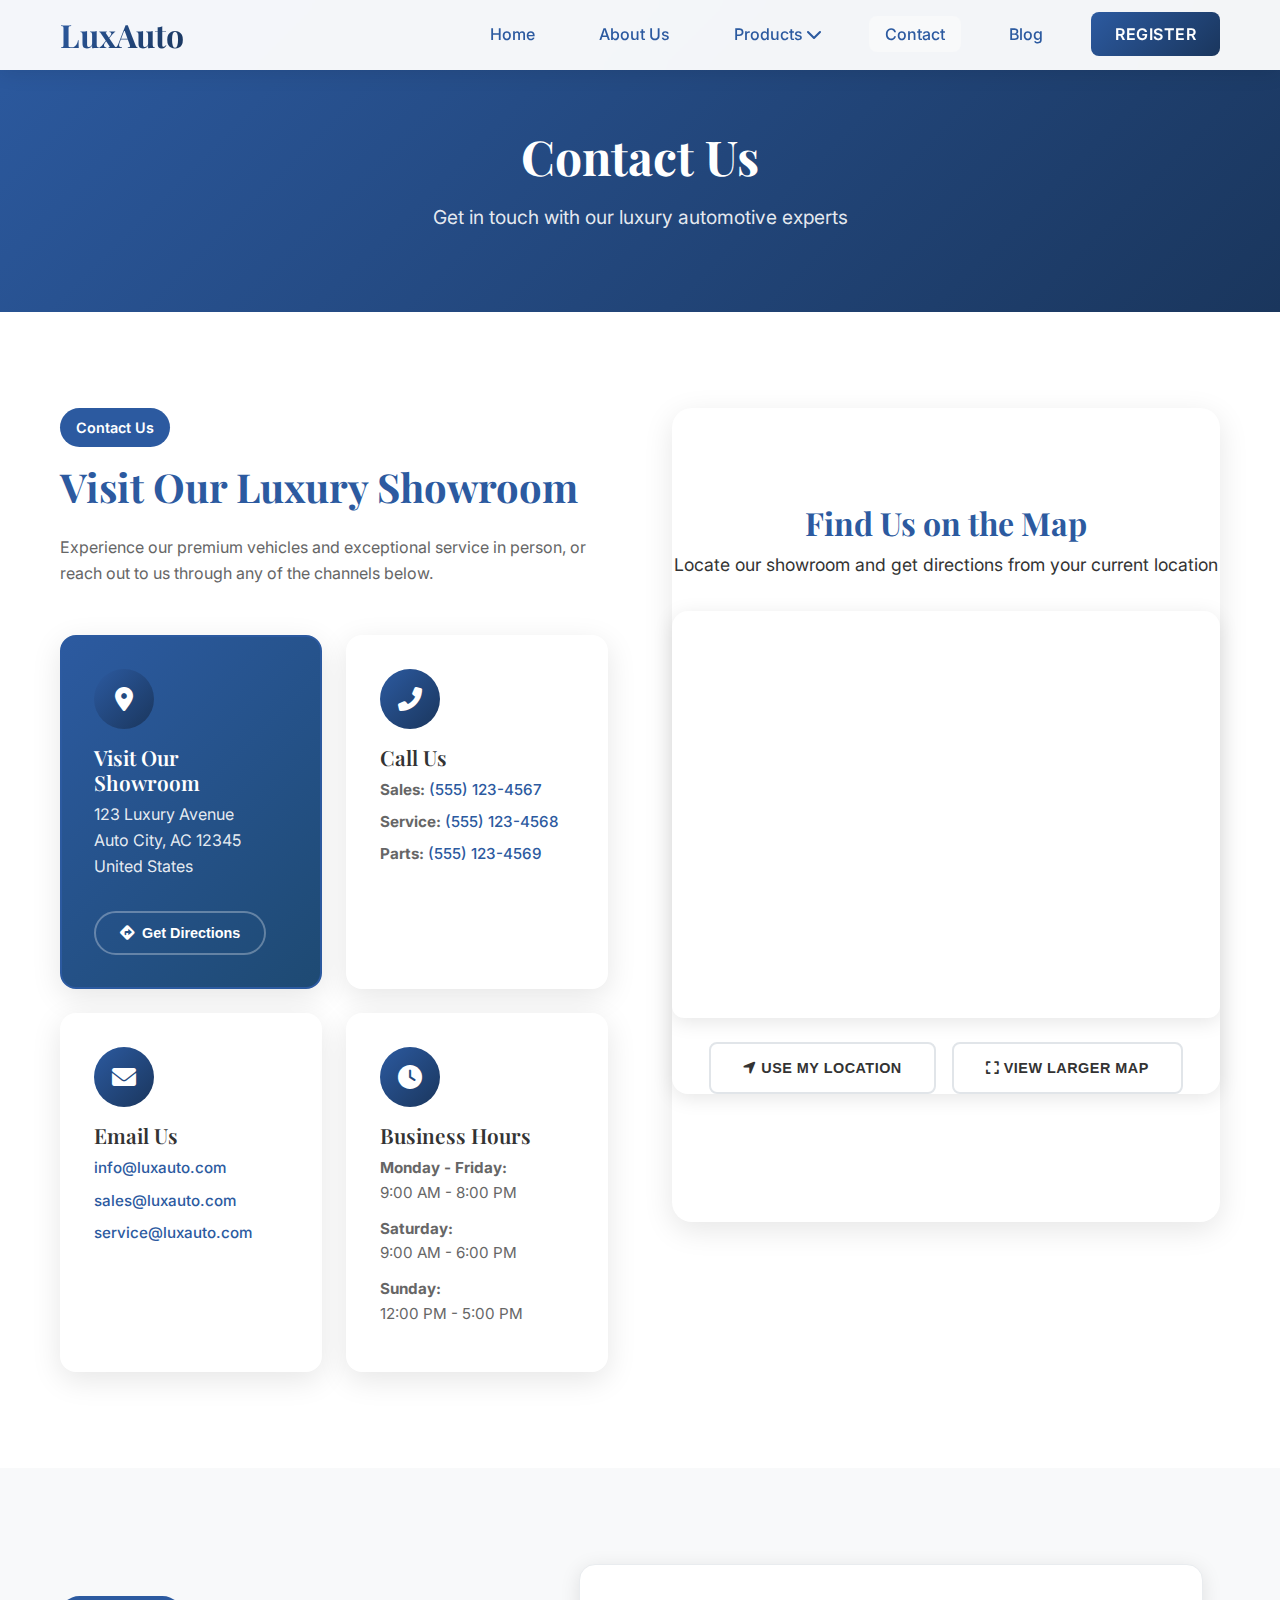
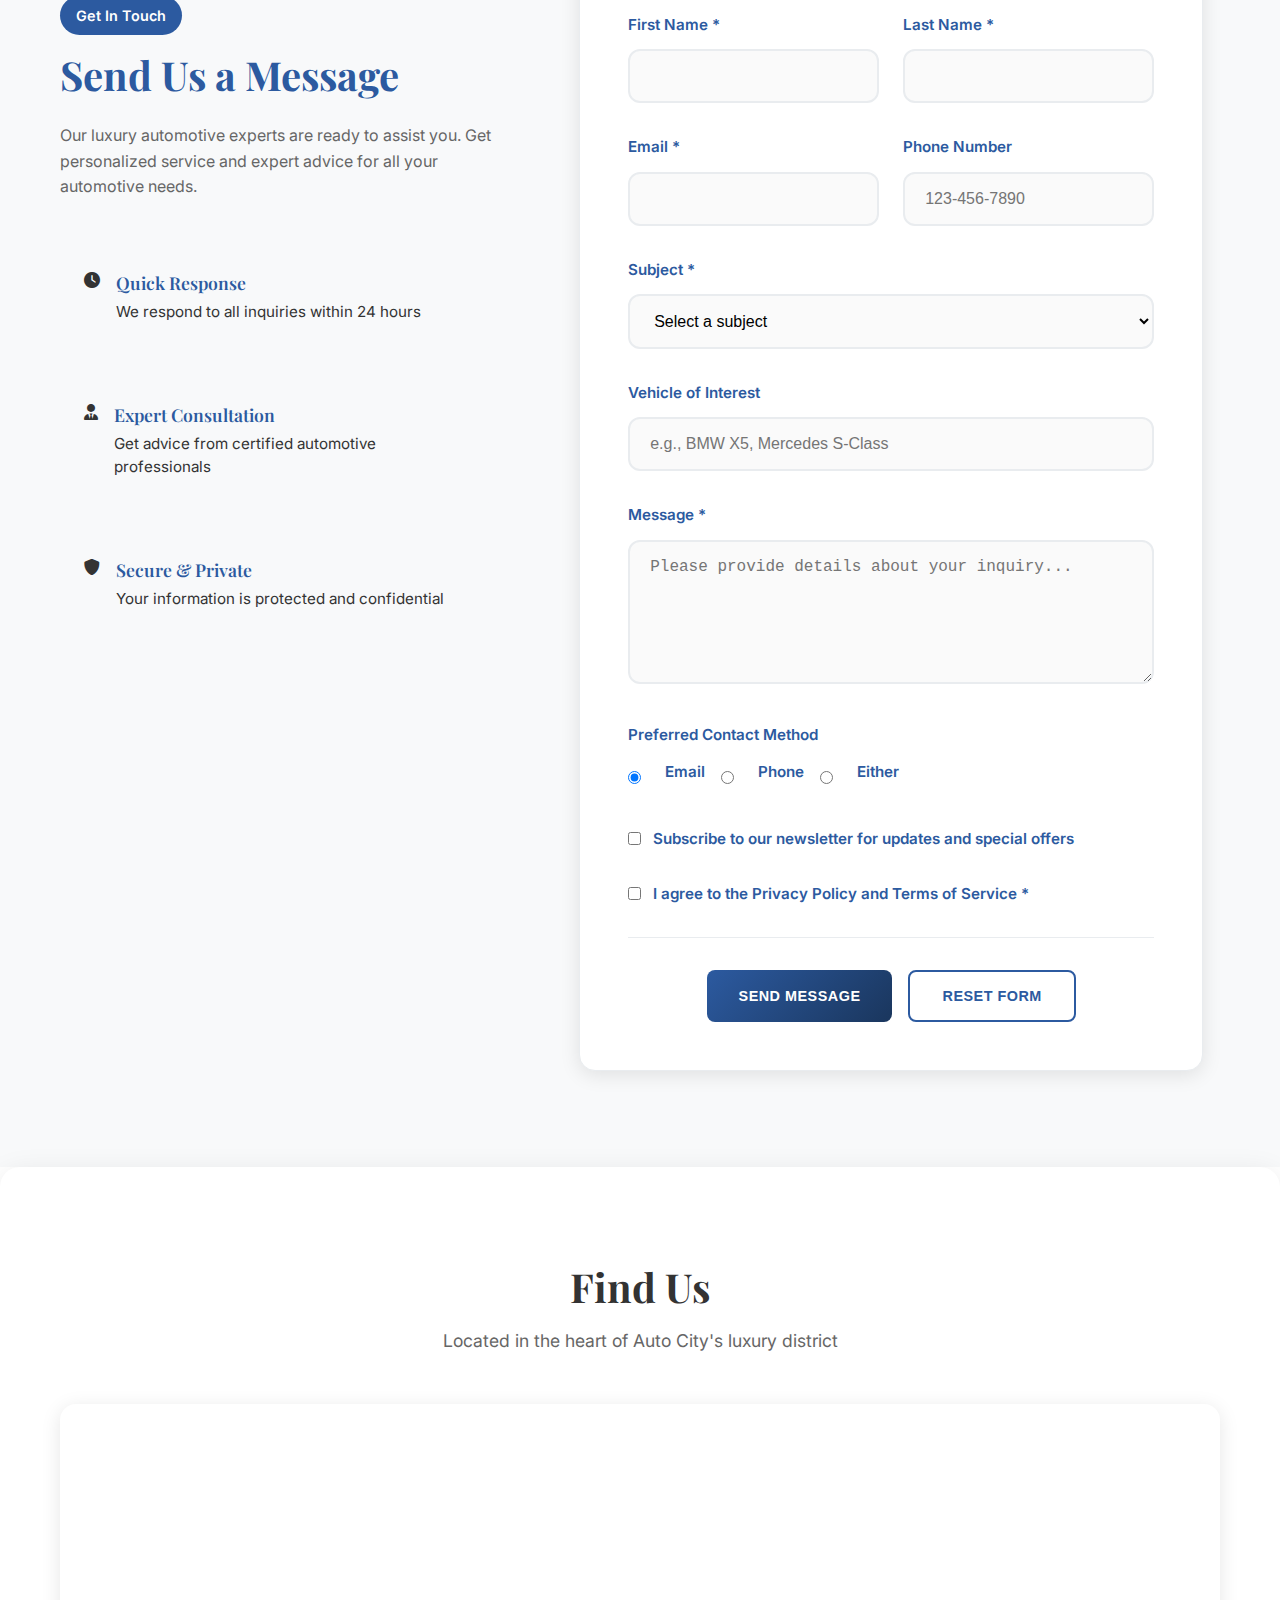
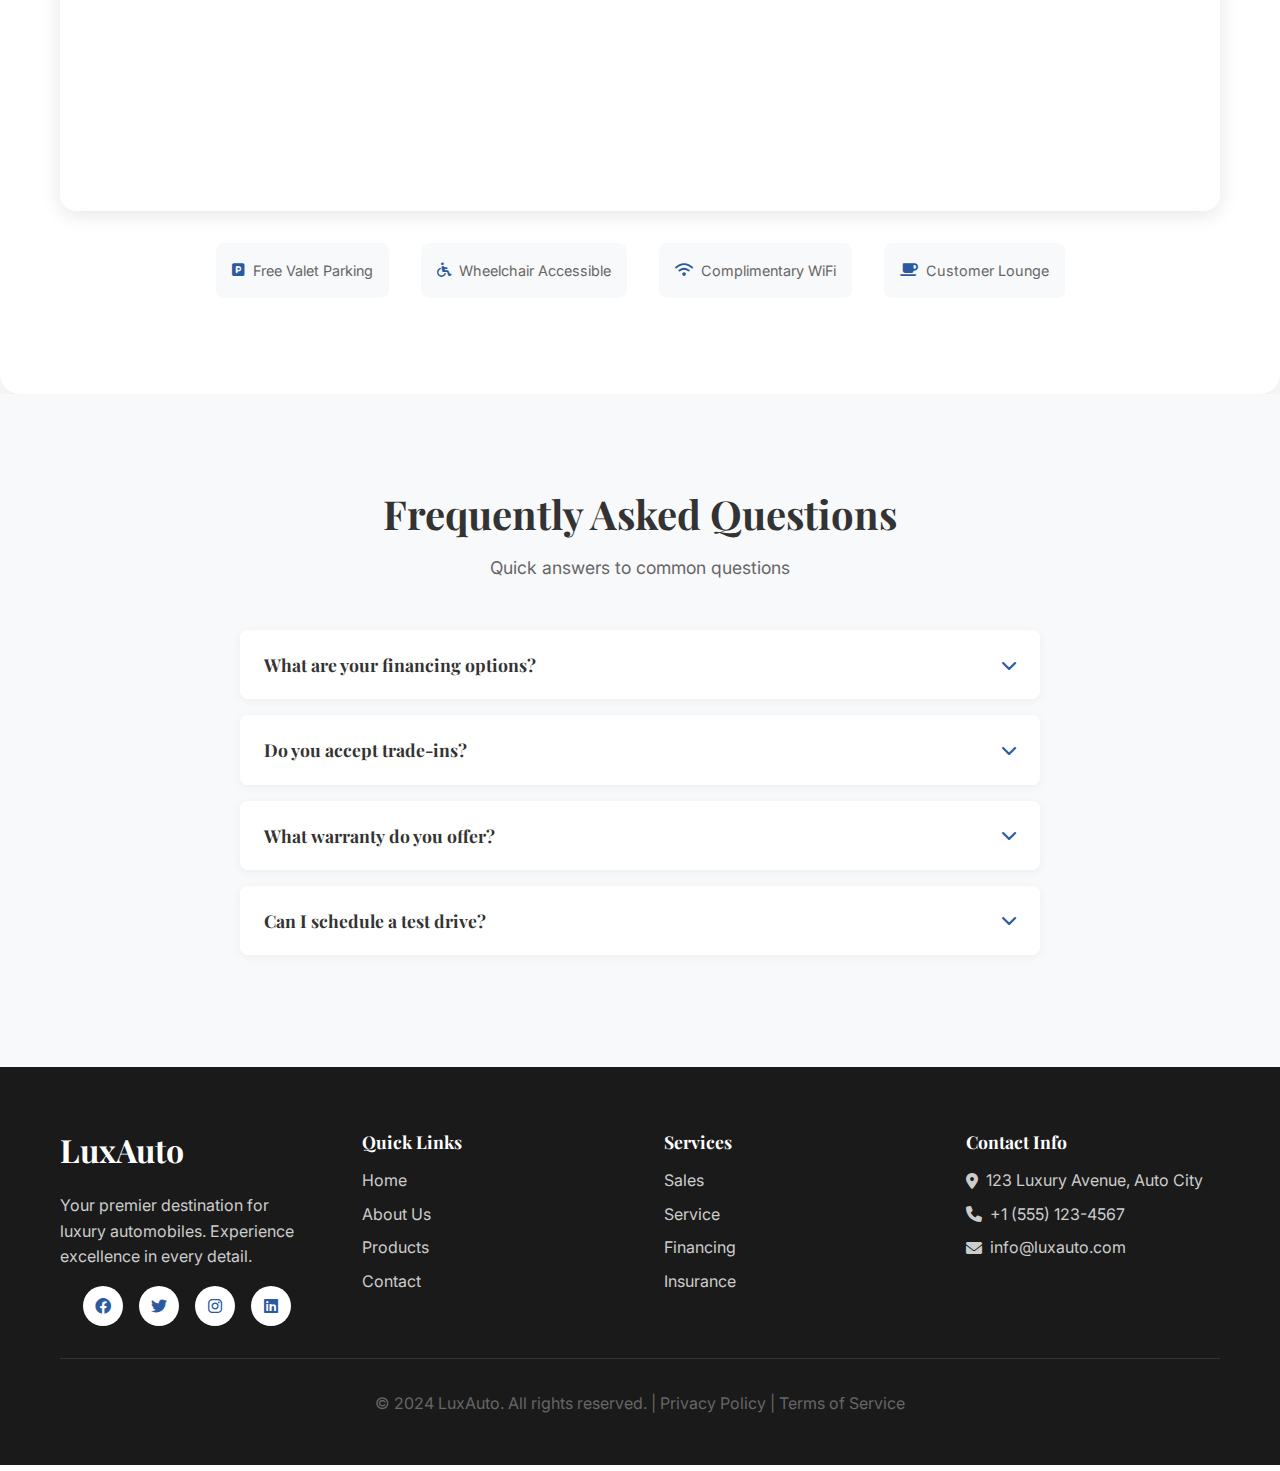
<file: frontend/contact.html>
<!DOCTYPE html>
<html lang="en">
<head>
    <meta charset="UTF-8">
    <meta name="viewport" content="width=device-width, initial-scale=1.0">
    <title>Contact - LuxAuto</title>
    <meta name="description" content="Get in touch with LuxAuto for all your luxury automotive needs. Visit our showroom or contact us today.">
    
    <!-- CSS Files -->
    <link rel="stylesheet" href="../css/styles.css">
    <link rel="stylesheet" href="../css/responsive.css">
    
    <!-- Font Awesome Icons -->
    <link rel="stylesheet" href="https://cdnjs.cloudflare.com/ajax/libs/font-awesome/6.0.0/css/all.min.css">
    
    <!-- Google Fonts -->
    <link href="https://fonts.googleapis.com/css2?family=Playfair+Display:wght@400;700&family=Inter:wght@300;400;500;600;700&display=swap" rel="stylesheet">
</head>
<body>
    <!-- Header -->
    <header class="header">
        <nav class="navbar">
            <div class="nav-container">
                <div class="logo">
                    <h1>LuxAuto</h1>
                </div>
                
                <ul class="nav-menu">
                    <li class="nav-item">
                        <a href="../index.html" class="nav-link">Home</a>
                    </li>
                    <li class="nav-item">
                        <a href="about.html" class="nav-link">About Us</a>
                    </li>
                    <li class="nav-item dropdown">
                        <a href="products.html" class="nav-link">Products <i class="fas fa-chevron-down"></i></a>
                        <ul class="dropdown-menu">
                            <li><a href="products.html#luxury">Luxury Cars</a></li>
                            <li><a href="products.html#electric">Electric Vehicles</a></li>
                            <li><a href="products.html#sports">Sports Cars</a></li>
                        </ul>
                    </li>
                    <li class="nav-item">
                        <a href="contact.html" class="nav-link active">Contact</a>
                    </li>
                    <li class="nav-item">
                        <a href="blog.html" class="nav-link">Blog</a>
                    </li>
                    <li class="nav-item">
                        <a href="register.html" class="nav-link btn-register">Register</a>
                    </li>
                </ul>
                
                <div class="hamburger">
                    <span class="bar"></span>
                    <span class="bar"></span>
                    <span class="bar"></span>
                </div>
            </div>
        </nav>
    </header>

    <!-- Main Content -->
    <main>
        <!-- Page Header -->
        <section class="page-header">
            <div class="container">
                <h1>Contact Us</h1>
                <p>Get in touch with our luxury automotive experts</p>
            </div>
        </section>

        <!-- Contact Info Section -->
        <section class="contact-info-section">
            <div class="container">
                <div class="contact-layout">
                    <div class="contact-details">
                        <div class="section-intro">
                            <span class="intro-badge">Contact Us</span>
                            <h2>Visit Our Luxury Showroom</h2>
                            <p>Experience our premium vehicles and exceptional service in person, or reach out to us through any of the channels below.</p>
                        </div>
                        
                        <div class="contact-cards">
                            <div class="contact-card primary">
                                <div class="card-icon">
                                    <i class="fas fa-map-marker-alt"></i>
                                </div>
                                <div class="card-content">
                                    <h3>Visit Our Showroom</h3>
                                    <p class="address">123 Luxury Avenue<br>Auto City, AC 12345<br>United States</p>
                                    <button id="getDirectionsBtn" class="btn-link">
                                        <i class="fas fa-directions"></i>
                                        Get Directions
                                    </button>
                                </div>
                            </div>
                            
                            <div class="contact-card">
                                <div class="card-icon">
                                    <i class="fas fa-phone-alt"></i>
                                </div>
                                <div class="card-content">
                                    <h3>Call Us</h3>
                                    <div class="contact-links">
                                        <p><strong>Sales:</strong> <a href="tel:+15551234567">(555) 123-4567</a></p>
                                        <p><strong>Service:</strong> <a href="tel:+15551234568">(555) 123-4568</a></p>
                                        <p><strong>Parts:</strong> <a href="tel:+15551234569">(555) 123-4569</a></p>
                                    </div>
                                </div>
                            </div>
                            
                            <div class="contact-card">
                                <div class="card-icon">
                                    <i class="fas fa-envelope"></i>
                                </div>
                                <div class="card-content">
                                    <h3>Email Us</h3>
                                    <div class="contact-links">
                                        <p><a href="mailto:info@luxauto.com">info@luxauto.com</a></p>
                                        <p><a href="mailto:sales@luxauto.com">sales@luxauto.com</a></p>
                                        <p><a href="mailto:service@luxauto.com">service@luxauto.com</a></p>
                                    </div>
                                </div>
                            </div>
                            
                            <div class="contact-card">
                                <div class="card-icon">
                                    <i class="fas fa-clock"></i>
                                </div>
                                <div class="card-content">
                                    <h3>Business Hours</h3>
                                    <div class="hours-schedule">
                                        <p><strong>Monday - Friday:</strong><br>9:00 AM - 8:00 PM</p>
                                        <p><strong>Saturday:</strong><br>9:00 AM - 6:00 PM</p>
                                        <p><strong>Sunday:</strong><br>12:00 PM - 5:00 PM</p>
                                    </div>
                                </div>
                            </div>
                        </div>
                    </div>
                    
                    <!-- Map Section -->
                    <div class="map-section">
                        <div class="map-header">
                            <h3>Find Us on the Map</h3>
                            <p>Locate our showroom and get directions from your current location</p>
                        </div>
                        
                        <div class="map-container">
                            <div id="googleMap" class="google-map">
                                <!-- Embedded Google Maps -->
                                <iframe 
                                    src="https://www.google.com/maps/embed?pb=!1m18!1m12!1m3!1d3919.325084899145!2d106.6981719!3d10.7823376!2m3!1f0!2f0!3f0!3m2!1i1024!2i768!4f13.1!3m3!1m2!1s0x31752f4b3328eb23%3A0x10c92dbdc3eb8d8a!2sDistrict%201%2C%20Ho%20Chi%20Minh%20City%2C%20Vietnam!5e0!3m2!1sen!2sve!4v1639515516495!5m2!1sen!2sve"
                                    width="100%" 
                                    height="400" 
                                    style="border:0;border-radius:12px;" 
                                    allowfullscreen="" 
                                    loading="lazy" 
                                    referrerpolicy="no-referrer-when-downgrade">
                                </iframe>
                            </div>
                            
                            <div class="map-actions">
                                <button id="getLocationBtn" class="btn btn-outline">
                                    <i class="fas fa-location-arrow"></i>
                                    Use My Location
                                </button>
                                <button id="fullscreenMapBtn" class="btn btn-outline">
                                    <i class="fas fa-expand"></i>
                                    View Larger Map
                                </button>
                            </div>
                            
                            <div id="locationResult" class="location-result" style="display: none;"></div>
                        </div>
                    </div>
                </div>
            </div>
        </section>

        <!-- Contact Form Section -->
        <section class="contact-form-section">
            <div class="container">
                <div class="form-layout">
                    <div class="form-intro">
                        <div class="section-intro">
                            <span class="intro-badge">Get In Touch</span>
                            <h2>Send Us a Message</h2>
                            <p>Our luxury automotive experts are ready to assist you. Get personalized service and expert advice for all your automotive needs.</p>
                        </div>
                        
                        <div class="form-benefits">
                            <div class="benefit-item">
                                <i class="fas fa-clock"></i>
                                <div class="benefit-content">
                                    <h4>Quick Response</h4>
                                    <p>We respond to all inquiries within 24 hours</p>
                                </div>
                            </div>
                            <div class="benefit-item">
                                <i class="fas fa-user-tie"></i>
                                <div class="benefit-content">
                                    <h4>Expert Consultation</h4>
                                    <p>Get advice from certified automotive professionals</p>
                                </div>
                            </div>
                            <div class="benefit-item">
                                <i class="fas fa-shield-alt"></i>
                                <div class="benefit-content">
                                    <h4>Secure & Private</h4>
                                    <p>Your information is protected and confidential</p>
                                </div>
                            </div>
                        </div>
                    </div>
                    
                    <div class="form-container">
                        <form id="contactForm" class="contact-form" novalidate>
                        <div class="form-row">
                            <div class="form-group">
                                <label for="firstName">First Name *</label>
                                <input type="text" id="firstName" name="firstName" required>
                                <span class="error-message" id="firstNameError"></span>
                            </div>
                            
                            <div class="form-group">
                                <label for="lastName">Last Name *</label>
                                <input type="text" id="lastName" name="lastName" required>
                                <span class="error-message" id="lastNameError"></span>
                            </div>
                        </div>
                        
                        <div class="form-row">
                            <div class="form-group">
                                <label for="email">Email *</label>
                                <input type="email" id="email" name="email" required>
                                <span class="error-message" id="emailError"></span>
                            </div>
                            
                            <div class="form-group">
                                <label for="phone">Phone Number</label>
                                <input type="tel" id="phone" name="phone" pattern="[0-9]{3}-[0-9]{3}-[0-9]{4}" placeholder="123-456-7890">
                                <span class="error-message" id="phoneError"></span>
                            </div>
                        </div>
                        
                        <div class="form-group">
                            <label for="subject">Subject *</label>
                            <select id="subject" name="subject" required>
                                <option value="">Select a subject</option>
                                <option value="general">General Inquiry</option>
                                <option value="sales">Sales Information</option>
                                <option value="service">Service Appointment</option>
                                <option value="financing">Financing Options</option>
                                <option value="test-drive">Schedule Test Drive</option>
                                <option value="parts">Parts Department</option>
                                <option value="other">Other</option>
                            </select>
                            <span class="error-message" id="subjectError"></span>
                        </div>
                        
                        <div class="form-group">
                            <label for="vehicleInterest">Vehicle of Interest</label>
                            <input type="text" id="vehicleInterest" name="vehicleInterest" placeholder="e.g., BMW X5, Mercedes S-Class">
                        </div>
                        
                        <div class="form-group">
                            <label for="message">Message *</label>
                            <textarea id="message" name="message" rows="6" required placeholder="Please provide details about your inquiry..."></textarea>
                            <span class="error-message" id="messageError"></span>
                        </div>
                        
                        <div class="form-group">
                            <label for="contactPreference">Preferred Contact Method</label>
                            <div class="radio-group">
                                <input type="radio" id="contactEmail" name="contactPreference" value="email" checked>
                                <label for="contactEmail">Email</label>
                                
                                <input type="radio" id="contactPhone" name="contactPreference" value="phone">
                                <label for="contactPhone">Phone</label>
                                
                                <input type="radio" id="contactBoth" name="contactPreference" value="both">
                                <label for="contactBoth">Either</label>
                            </div>
                        </div>
                        
                        <div class="form-group">
                            <div class="checkbox-group">
                                <input type="checkbox" id="newsletter" name="newsletter">
                                <label for="newsletter">Subscribe to our newsletter for updates and special offers</label>
                            </div>
                        </div>
                        
                        <div class="form-group">
                            <div class="checkbox-group">
                                <input type="checkbox" id="privacy" name="privacy" required>
                                <label for="privacy">I agree to the <a href="#" target="_blank">Privacy Policy</a> and <a href="#" target="_blank">Terms of Service</a> *</label>
                                <span class="error-message" id="privacyError"></span>
                            </div>
                        </div>
                        
                        <div class="form-actions">
                            <button type="submit" class="btn btn-primary" id="submitBtn">
                                <span class="btn-text">Send Message</span>
                                <span class="btn-loading" style="display: none;">
                                    <i class="fas fa-spinner fa-spin"></i> Sending...
                                </span>
                            </button>
                            <button type="reset" class="btn btn-secondary">Reset Form</button>
                        </div>
                    </form>
                    
                    <!-- Success Message -->
                    <div id="successMessage" class="success-message" style="display: none;">
                        <i class="fas fa-check-circle"></i>
                        <h3>Message Sent Successfully!</h3>
                        <p>Thank you for contacting us. We'll get back to you within 24 hours.</p>
                    </div>
                </div>
            </div>
        </section>

        <!-- Map Section -->
        <section class="map-section">
            <div class="container">
                <header class="section-header">
                    <h2>Find Us</h2>
                    <p>Located in the heart of Auto City's luxury district</p>
                </header>
                
                <!-- Embedded Map -->
                <div class="map-container">
                    <iframe 
                        src="https://www.google.com/maps/embed?pb=!1m18!1m12!1m3!1d3024.1234567890123!2d-74.0059413!3d40.7128!2m3!1f0!2f0!3f0!3m2!1i1024!2i768!4f13.1!3m3!1m2!1s0x89c25a316e8a6f5d%3A0x123456789abcdef!2sLuxAuto%20Showroom!5e0!3m2!1sen!2sus!4v1234567890123"
                        width="100%" 
                        height="400" 
                        style="border:0;" 
                        allowfullscreen="" 
                        loading="lazy" 
                        referrerpolicy="no-referrer-when-downgrade">
                    </iframe>
                </div>
                
                <!-- Map Features -->
                <div class="map-features">
                    <div class="feature-item">
                        <i class="fas fa-parking"></i>
                        <span>Free Valet Parking</span>
                    </div>
                    <div class="feature-item">
                        <i class="fas fa-wheelchair"></i>
                        <span>Wheelchair Accessible</span>
                    </div>
                    <div class="feature-item">
                        <i class="fas fa-wifi"></i>
                        <span>Complimentary WiFi</span>
                    </div>
                    <div class="feature-item">
                        <i class="fas fa-coffee"></i>
                        <span>Customer Lounge</span>
                    </div>
                </div>
            </div>
        </section>

        <!-- FAQ Section -->
        <section class="faq-section">
            <div class="container">
                <header class="section-header">
                    <h2>Frequently Asked Questions</h2>
                    <p>Quick answers to common questions</p>
                </header>
                
                <div class="faq-container">
                    <div class="faq-item">
                        <div class="faq-question" data-faq="1">
                            <h3>What are your financing options?</h3>
                            <i class="fas fa-chevron-down"></i>
                        </div>
                        <div class="faq-answer" id="faq-1">
                            <p>We offer competitive financing rates starting from 2.9% APR with terms from 24 to 84 months. We work with multiple lenders to find the best option for your situation.</p>
                        </div>
                    </div>
                    
                    <div class="faq-item">
                        <div class="faq-question" data-faq="2">
                            <h3>Do you accept trade-ins?</h3>
                            <i class="fas fa-chevron-down"></i>
                        </div>
                        <div class="faq-answer" id="faq-2">
                            <p>Yes, we accept trade-ins and offer competitive valuations. Our experienced appraisers will provide you with a fair market value for your current vehicle.</p>
                        </div>
                    </div>
                    
                    <div class="faq-item">
                        <div class="faq-question" data-faq="3">
                            <h3>What warranty do you offer?</h3>
                            <i class="fas fa-chevron-down"></i>
                        </div>
                        <div class="faq-answer" id="faq-3">
                            <p>All our vehicles come with manufacturer warranties, and we offer extended warranty options for additional peace of mind. Certified pre-owned vehicles include additional coverage.</p>
                        </div>
                    </div>
                    
                    <div class="faq-item">
                        <div class="faq-question" data-faq="4">
                            <h3>Can I schedule a test drive?</h3>
                            <i class="fas fa-chevron-down"></i>
                        </div>
                        <div class="faq-answer" id="faq-4">
                            <p>Absolutely! You can schedule a test drive by calling us, filling out our contact form, or visiting our showroom. We recommend scheduling in advance for the best selection.</p>
                        </div>
                    </div>
                </div>
            </div>
        </section>
    </main>

    <!-- Footer -->
    <footer class="footer">
        <div class="container">
            <div class="footer-content">
                <div class="footer-section">
                    <h3>LuxAuto</h3>
                    <p>Your premier destination for luxury automobiles. Experience excellence in every detail.</p>
                    <div class="social-links">
                        <a href="#" aria-label="Facebook"><i class="fab fa-facebook"></i></a>
                        <a href="#" aria-label="Twitter"><i class="fab fa-twitter"></i></a>
                        <a href="#" aria-label="Instagram"><i class="fab fa-instagram"></i></a>
                        <a href="#" aria-label="LinkedIn"><i class="fab fa-linkedin"></i></a>
                    </div>
                </div>
                
                <div class="footer-section">
                    <h4>Quick Links</h4>
                    <ul>
                        <li><a href="../index.html">Home</a></li>
                        <li><a href="about.html">About Us</a></li>
                        <li><a href="products.html">Products</a></li>
                        <li><a href="contact.html">Contact</a></li>
                    </ul>
                </div>
                
                <div class="footer-section">
                    <h4>Services</h4>
                    <ul>
                        <li><a href="#">Sales</a></li>
                        <li><a href="#">Service</a></li>
                        <li><a href="#">Financing</a></li>
                        <li><a href="#">Insurance</a></li>
                    </ul>
                </div>
                
                <div class="footer-section">
                    <h4>Contact Info</h4>
                    <div class="contact-info">
                        <p><i class="fas fa-map-marker-alt"></i> 123 Luxury Avenue, Auto City</p>
                        <p><i class="fas fa-phone"></i> +1 (555) 123-4567</p>
                        <p><i class="fas fa-envelope"></i> info@luxauto.com</p>
                    </div>
                </div>
            </div>
            
            <div class="footer-bottom">
                <p>&copy; 2024 LuxAuto. All rights reserved. | Privacy Policy | Terms of Service</p>
            </div>
        </div>
    </footer>

    <!-- JavaScript Files -->
    <script src="../js/main.js"></script>
    <script src="../js/contact.js"></script>
</body>
</html>
</file>
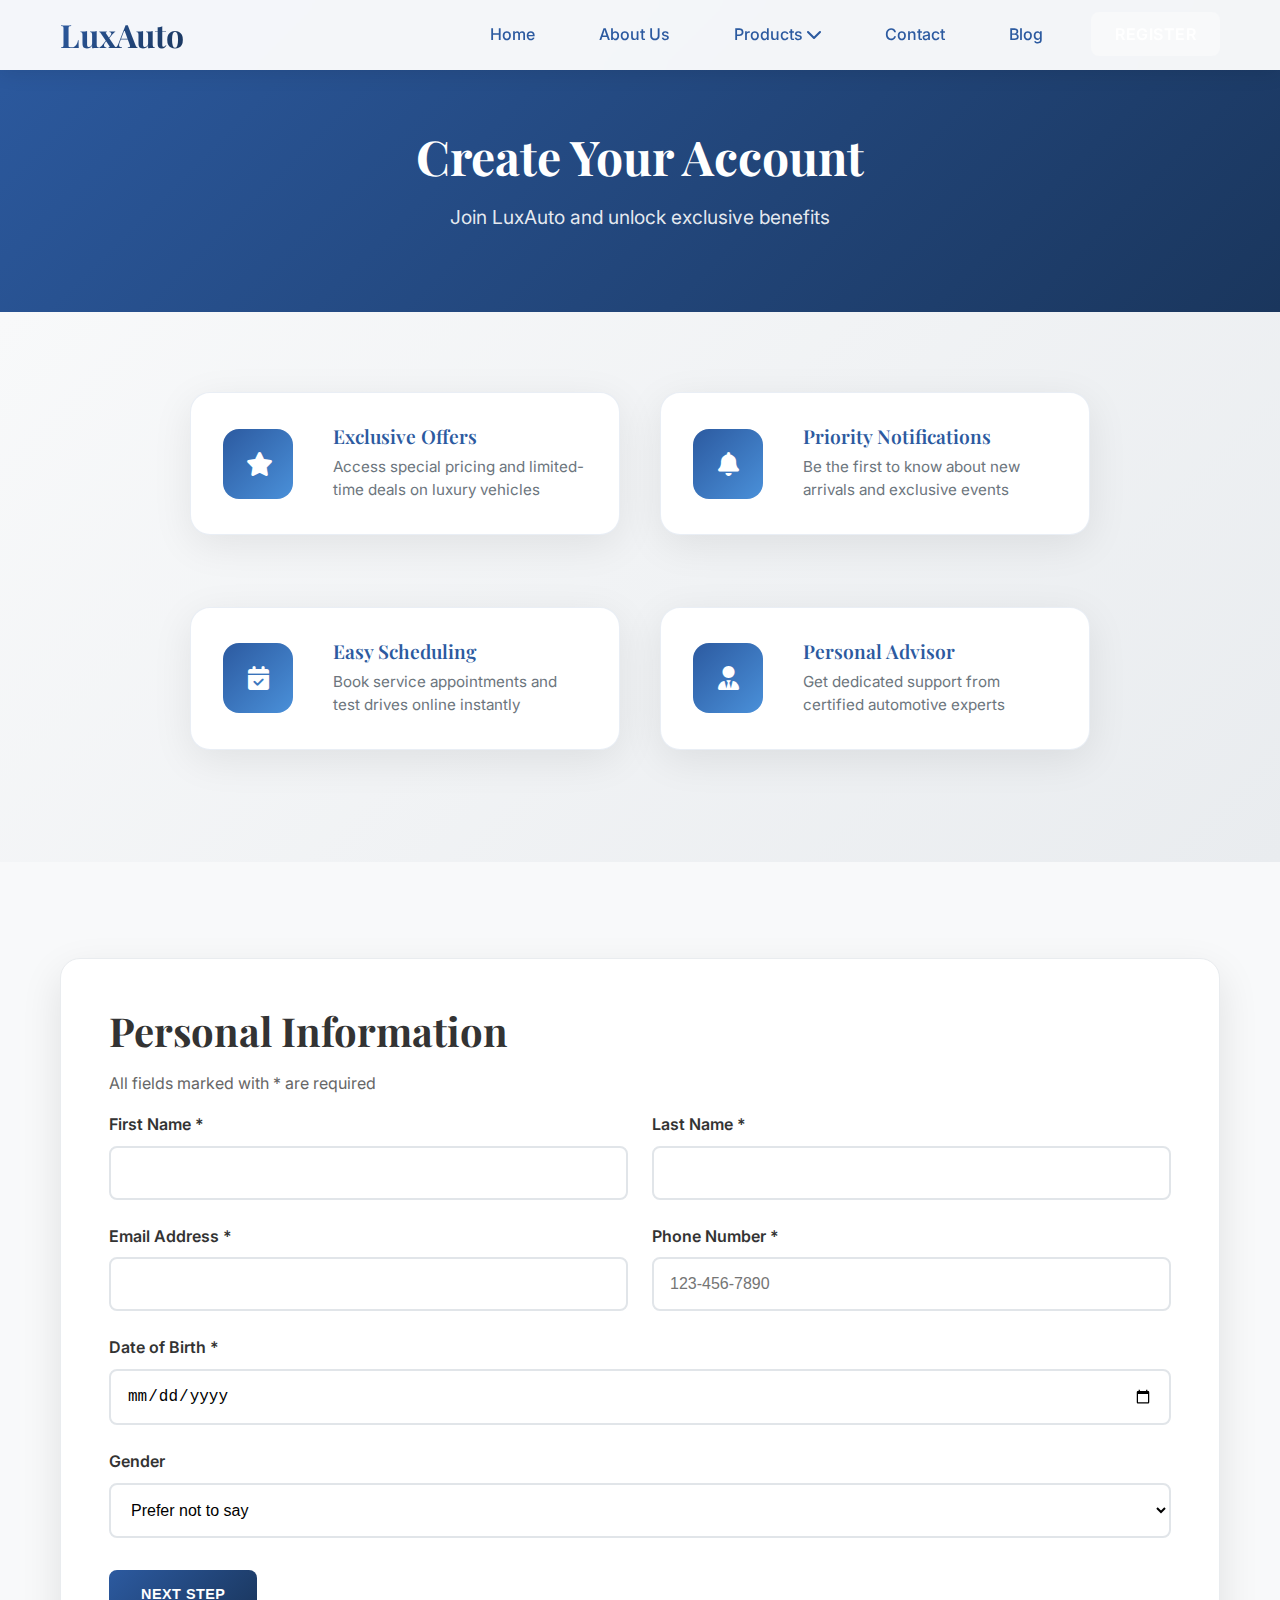
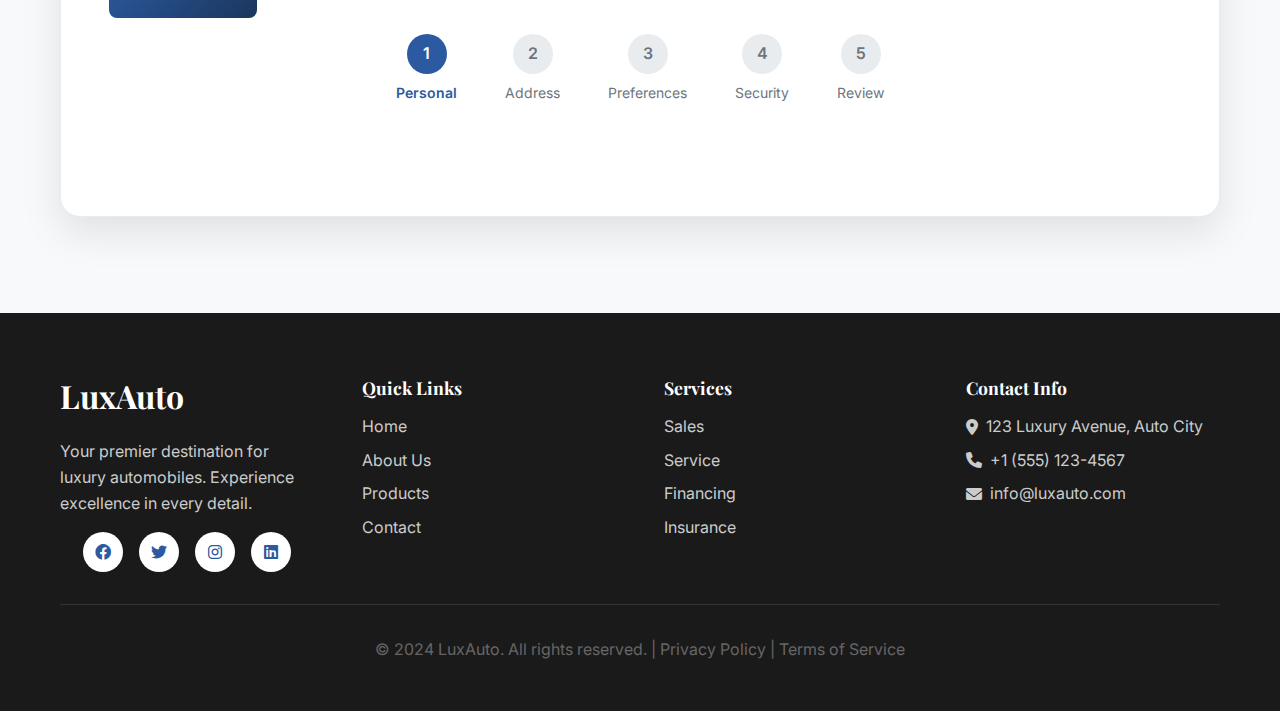
<file: frontend/register.html>
<!DOCTYPE html>
<html lang="en">
<head>
    <meta charset="UTF-8">
    <meta name="viewport" content="width=device-width, initial-scale=1.0">
    <title>Register - LuxAuto</title>
    <meta name="description" content="Register with LuxAuto to access exclusive offers and personalized automotive services.">
    
    <!-- CSS Files -->
    <link rel="stylesheet" href="../css/styles.css">
    <link rel="stylesheet" href="../css/responsive.css">
    
    <!-- Font Awesome Icons -->
    <link rel="stylesheet" href="https://cdnjs.cloudflare.com/ajax/libs/font-awesome/6.0.0/css/all.min.css">
    
    <!-- Google Fonts -->
    <link href="https://fonts.googleapis.com/css2?family=Playfair+Display:wght@400;700&family=Inter:wght@300;400;500;600;700&display=swap" rel="stylesheet">
</head>
<body>
    <!-- Header -->
    <header class="header">
        <nav class="navbar">
            <div class="nav-container">
                <div class="logo">
                    <h1>LuxAuto</h1>
                </div>
                
                <ul class="nav-menu">
                    <li class="nav-item">
                        <a href="../index.html" class="nav-link">Home</a>
                    </li>
                    <li class="nav-item">
                        <a href="about.html" class="nav-link">About Us</a>
                    </li>
                    <li class="nav-item dropdown">
                        <a href="products.html" class="nav-link">Products <i class="fas fa-chevron-down"></i></a>
                        <ul class="dropdown-menu">
                            <li><a href="products.html#luxury">Luxury Cars</a></li>
                            <li><a href="products.html#electric">Electric Vehicles</a></li>
                            <li><a href="products.html#sports">Sports Cars</a></li>
                        </ul>
                    </li>
                    <li class="nav-item">
                        <a href="contact.html" class="nav-link">Contact</a>
                    </li>
                    <li class="nav-item">
                        <a href="blog.html" class="nav-link">Blog</a>
                    </li>
                    <li class="nav-item">
                        <a href="register.html" class="nav-link btn-register active">Register</a>
                    </li>
                </ul>
                
                <div class="hamburger">
                    <span class="bar"></span>
                    <span class="bar"></span>
                    <span class="bar"></span>
                </div>
            </div>
        </nav>
    </header>

    <!-- Main Content -->
    <main>
        <!-- Page Header -->
        <section class="page-header">
            <div class="container">
                <h1>Create Your Account</h1>
                <p>Join LuxAuto and unlock exclusive benefits</p>
            </div>
        </section>

        <!-- Registration Benefits -->
        <section class="registration-benefits">
            <div class="container">
                <div class="benefits-grid">
                    <div class="benefit-item">
                        <div class="benefit-icon">
                            <i class="fas fa-star"></i>
                        </div>
                        <div class="benefit-content">
                            <h3>Exclusive Offers</h3>
                            <p>Access special pricing and limited-time deals on luxury vehicles</p>
                        </div>
                    </div>
                    
                    <div class="benefit-item">
                        <div class="benefit-icon">
                            <i class="fas fa-bell"></i>
                        </div>
                        <div class="benefit-content">
                            <h3>Priority Notifications</h3>
                            <p>Be the first to know about new arrivals and exclusive events</p>
                        </div>
                    </div>
                    
                    <div class="benefit-item">
                        <div class="benefit-icon">
                            <i class="fas fa-calendar-check"></i>
                        </div>
                        <div class="benefit-content">
                            <h3>Easy Scheduling</h3>
                            <p>Book service appointments and test drives online instantly</p>
                        </div>
                    </div>
                    
                    <div class="benefit-item">
                        <div class="benefit-icon">
                            <i class="fas fa-user-tie"></i>
                        </div>
                        <div class="benefit-content">
                            <h3>Personal Advisor</h3>
                            <p>Get dedicated support from certified automotive experts</p>
                        </div>
                    </div>
                </div>
            </div>
        </section>

        <!-- Registration Form -->
        <section class="registration-form-section">
            <div class="container">
                <div class="form-container">
                    <div class="form-wrapper">
                        <div class="form-header">
                            <h2>Personal Information</h2>
                            <p>All fields marked with * are required</p>
                        </div>
                        
                        <form id="registrationForm" class="registration-form" novalidate>
                            <!-- Step 1: Personal Information -->
                            <div class="form-step active" id="step1">
                                <div class="form-row">
                                    <div class="form-group">
                                        <label for="firstName">First Name *</label>
                                        <input type="text" id="firstName" name="firstName" required minlength="2" maxlength="50">
                                        <span class="error-message" id="firstNameError"></span>
                                    </div>
                                    
                                    <div class="form-group">
                                        <label for="lastName">Last Name *</label>
                                        <input type="text" id="lastName" name="lastName" required minlength="2" maxlength="50">
                                        <span class="error-message" id="lastNameError"></span>
                                    </div>
                                </div>
                                
                                <div class="form-row">
                                    <div class="form-group">
                                        <label for="email">Email Address *</label>
                                        <input type="email" id="email" name="email" required>
                                        <span class="error-message" id="emailError"></span>
                                    </div>
                                    
                                    <div class="form-group">
                                        <label for="phone">Phone Number *</label>
                                        <input type="tel" id="phone" name="phone" required pattern="[0-9]{3}-[0-9]{3}-[0-9]{4}" placeholder="123-456-7890">
                                        <span class="error-message" id="phoneError"></span>
                                    </div>
                                </div>
                                
                                <div class="form-group">
                                    <label for="birthDate">Date of Birth *</label>
                                    <input type="date" id="birthDate" name="birthDate" required max="2006-01-01">
                                    <span class="error-message" id="birthDateError"></span>
                                </div>
                                
                                <div class="form-group">
                                    <label for="gender">Gender</label>
                                    <select id="gender" name="gender">
                                        <option value="">Prefer not to say</option>
                                        <option value="male">Male</option>
                                        <option value="female">Female</option>
                                        <option value="other">Other</option>
                                    </select>
                                </div>
                                
                                <div class="step-actions">
                                    <button type="button" class="btn btn-primary" id="nextStep1">Next Step</button>
                                </div>
                            </div>
                            
                            <!-- Step 2: Address Information -->
                            <div class="form-step" id="step2">
                                <div class="step-header">
                                    <h3>Address Information</h3>
                                </div>
                                
                                <div class="form-group">
                                    <label for="address">Street Address *</label>
                                    <input type="text" id="address" name="address" required>
                                    <span class="error-message" id="addressError"></span>
                                </div>
                                
                                <div class="form-row">
                                    <div class="form-group">
                                        <label for="city">City *</label>
                                        <input type="text" id="city" name="city" required>
                                        <span class="error-message" id="cityError"></span>
                                    </div>
                                    
                                    <div class="form-group">
                                        <label for="state">State *</label>
                                        <select id="state" name="state" required>
                                            <option value="">Select State</option>
                                            <option value="AL">Alabama</option>
                                            <option value="AK">Alaska</option>
                                            <option value="AZ">Arizona</option>
                                            <option value="AR">Arkansas</option>
                                            <option value="CA">California</option>
                                            <option value="CO">Colorado</option>
                                            <option value="CT">Connecticut</option>
                                            <option value="DE">Delaware</option>
                                            <option value="FL">Florida</option>
                                            <option value="GA">Georgia</option>
                                            <!-- Add more states as needed -->
                                        </select>
                                        <span class="error-message" id="stateError"></span>
                                    </div>
                                </div>
                                
                                <div class="form-row">
                                    <div class="form-group">
                                        <label for="zipCode">ZIP Code *</label>
                                        <input type="text" id="zipCode" name="zipCode" required pattern="[0-9]{5}(-[0-9]{4})?" placeholder="12345 or 12345-6789">
                                        <span class="error-message" id="zipCodeError"></span>
                                    </div>
                                    
                                    <div class="form-group">
                                        <label for="country">Country *</label>
                                        <select id="country" name="country" required>
                                            <option value="US" selected>United States</option>
                                            <option value="CA">Canada</option>
                                            <option value="MX">Mexico</option>
                                        </select>
                                    </div>
                                </div>
                                
                                <div class="step-actions">
                                    <button type="button" class="btn btn-secondary" id="prevStep2">Previous</button>
                                    <button type="button" class="btn btn-primary" id="nextStep2">Next Step</button>
                                </div>
                            </div>
                            
                            <!-- Step 3: Preferences -->
                            <div class="form-step" id="step3">
                                <div class="step-header">
                                    <h3>Vehicle Preferences</h3>
                                </div>
                                
                                <div class="form-group">
                                    <label for="vehicleInterests">Vehicle Types of Interest</label>
                                    <div class="checkbox-group">
                                        <input type="checkbox" id="luxury" name="vehicleInterests" value="luxury">
                                        <label for="luxury">Luxury Cars</label>
                                        
                                        <input type="checkbox" id="electric" name="vehicleInterests" value="electric">
                                        <label for="electric">Electric Vehicles</label>
                                        
                                        <input type="checkbox" id="sports" name="vehicleInterests" value="sports">
                                        <label for="sports">Sports Cars</label>
                                        
                                        <input type="checkbox" id="suv" name="vehicleInterests" value="suv">
                                        <label for="suv">SUVs</label>
                                        
                                        <input type="checkbox" id="sedan" name="vehicleInterests" value="sedan">
                                        <label for="sedan">Sedans</label>
                                    </div>
                                </div>
                                
                                <div class="form-group">
                                    <label for="budgetRange">Budget Range</label>
                                    <select id="budgetRange" name="budgetRange">
                                        <option value="">Prefer not to specify</option>
                                        <option value="under-30k">Under $30,000</option>
                                        <option value="30k-50k">$30,000 - $50,000</option>
                                        <option value="50k-100k">$50,000 - $100,000</option>
                                        <option value="100k-200k">$100,000 - $200,000</option>
                                        <option value="over-200k">Over $200,000</option>
                                    </select>
                                </div>
                                
                                <div class="form-group">
                                    <label for="timeframe">Purchase Timeframe</label>
                                    <select id="timeframe" name="timeframe">
                                        <option value="">Not specified</option>
                                        <option value="immediate">Immediately</option>
                                        <option value="1-3months">1-3 months</option>
                                        <option value="3-6months">3-6 months</option>
                                        <option value="6-12months">6-12 months</option>
                                        <option value="over-year">Over a year</option>
                                        <option value="just-browsing">Just browsing</option>
                                    </select>
                                </div>
                                
                                <div class="form-group">
                                    <label>Communication Preferences</label>
                                    <div class="checkbox-group">
                                        <input type="checkbox" id="emailUpdates" name="communications" value="email" checked>
                                        <label for="emailUpdates">Email updates about new vehicles and offers</label>
                                        
                                        <input type="checkbox" id="smsUpdates" name="communications" value="sms">
                                        <label for="smsUpdates">SMS notifications for urgent updates</label>
                                        
                                        <input type="checkbox" id="phoneUpdates" name="communications" value="phone">
                                        <label for="phoneUpdates">Phone calls from sales representatives</label>
                                        
                                        <input type="checkbox" id="newsletter" name="communications" value="newsletter">
                                        <label for="newsletter">Monthly newsletter with industry insights</label>
                                    </div>
                                </div>
                                
                                <div class="step-actions">
                                    <button type="button" class="btn btn-secondary" id="prevStep3">Previous</button>
                                    <button type="button" class="btn btn-primary" id="nextStep3">Next Step</button>
                                </div>
                            </div>
                            
                            <!-- Step 4: Account Security -->
                            <div class="form-step" id="step4">
                                <div class="step-header">
                                    <h3>Account Security</h3>
                                </div>
                                
                                <div class="form-group">
                                    <label for="password">Password *</label>
                                    <input type="password" id="password" name="password" required minlength="8">
                                    <div class="password-requirements">
                                        <p>Password must contain:</p>
                                        <ul>
                                            <li id="length-req">At least 8 characters</li>
                                            <li id="upper-req">One uppercase letter</li>
                                            <li id="lower-req">One lowercase letter</li>
                                            <li id="number-req">One number</li>
                                            <li id="special-req">One special character</li>
                                        </ul>
                                    </div>
                                    <span class="error-message" id="passwordError"></span>
                                </div>
                                
                                <div class="form-group">
                                    <label for="confirmPassword">Confirm Password *</label>
                                    <input type="password" id="confirmPassword" name="confirmPassword" required>
                                    <span class="error-message" id="confirmPasswordError"></span>
                                </div>
                                
                                <div class="form-group">
                                    <label for="securityQuestion">Security Question *</label>
                                    <select id="securityQuestion" name="securityQuestion" required>
                                        <option value="">Choose a security question</option>
                                        <option value="pet">What was the name of your first pet?</option>
                                        <option value="school">What elementary school did you attend?</option>
                                        <option value="city">In what city were you born?</option>
                                        <option value="mother">What is your mother's maiden name?</option>
                                        <option value="car">What was your first car?</option>
                                    </select>
                                    <span class="error-message" id="securityQuestionError"></span>
                                </div>
                                
                                <div class="form-group">
                                    <label for="securityAnswer">Security Answer *</label>
                                    <input type="text" id="securityAnswer" name="securityAnswer" required>
                                    <span class="error-message" id="securityAnswerError"></span>
                                </div>
                                
                                <div class="step-actions">
                                    <button type="button" class="btn btn-secondary" id="prevStep4">Previous</button>
                                    <button type="button" class="btn btn-primary" id="nextStep4">Review & Submit</button>
                                </div>
                            </div>
                            
                            <!-- Step 5: Review & Submit -->
                            <div class="form-step" id="step5">
                                <div class="step-header">
                                    <h3>Review Your Information</h3>
                                </div>
                                
                                <div class="review-section">
                                    <div class="review-item">
                                        <h4>Personal Information</h4>
                                        <div id="reviewPersonal"></div>
                                        <button type="button" class="btn-edit" data-step="1">Edit</button>
                                    </div>
                                    
                                    <div class="review-item">
                                        <h4>Address</h4>
                                        <div id="reviewAddress"></div>
                                        <button type="button" class="btn-edit" data-step="2">Edit</button>
                                    </div>
                                    
                                    <div class="review-item">
                                        <h4>Preferences</h4>
                                        <div id="reviewPreferences"></div>
                                        <button type="button" class="btn-edit" data-step="3">Edit</button>
                                    </div>
                                </div>
                                
                                <div class="form-group">
                                    <div class="checkbox-group">
                                        <input type="checkbox" id="terms" name="terms" required>
                                        <label for="terms">I agree to the <a href="#" target="_blank">Terms of Service</a> and <a href="#" target="_blank">Privacy Policy</a> *</label>
                                        <span class="error-message" id="termsError"></span>
                                    </div>
                                </div>
                                
                                <div class="form-group">
                                    <div class="checkbox-group">
                                        <input type="checkbox" id="age-verification" name="age-verification" required>
                                        <label for="age-verification">I confirm that I am at least 18 years old *</label>
                                        <span class="error-message" id="ageError"></span>
                                    </div>
                                </div>
                                
                                <div class="step-actions">
                                    <button type="button" class="btn btn-secondary" id="prevStep5">Previous</button>
                                    <button type="submit" class="btn btn-primary" id="submitBtn">
                                        <span class="btn-text">Create Account</span>
                                        <span class="btn-loading" style="display: none;">
                                            <i class="fas fa-spinner fa-spin"></i> Creating Account...
                                        </span>
                                    </button>
                                </div>
                            </div>
                        </form>
                        
                        <!-- Progress Indicator -->
                        <div class="progress-indicator">
                            <div class="progress-step active" data-step="1">
                                <div class="step-number">1</div>
                                <div class="step-label">Personal</div>
                            </div>
                            <div class="progress-step" data-step="2">
                                <div class="step-number">2</div>
                                <div class="step-label">Address</div>
                            </div>
                            <div class="progress-step" data-step="3">
                                <div class="step-number">3</div>
                                <div class="step-label">Preferences</div>
                            </div>
                            <div class="progress-step" data-step="4">
                                <div class="step-number">4</div>
                                <div class="step-label">Security</div>
                            </div>
                            <div class="progress-step" data-step="5">
                                <div class="step-number">5</div>
                                <div class="step-label">Review</div>
                            </div>
                        </div>
                        
                        <!-- Success Message -->
                        <div id="successMessage" class="success-message" style="display: none;">
                            <i class="fas fa-check-circle"></i>
                            <h3>Welcome to LuxAuto!</h3>
                            <p>Your account has been created successfully. You will receive a confirmation email shortly.</p>
                            <a href="index.html" class="btn btn-primary">Go to Homepage</a>
                        </div>
                    </div>
                </div>
            </div>
        </section>
    </main>

    <!-- Footer -->
    <footer class="footer">
        <div class="container">
            <div class="footer-content">
                <div class="footer-section">
                    <h3>LuxAuto</h3>
                    <p>Your premier destination for luxury automobiles. Experience excellence in every detail.</p>
                    <div class="social-links">
                        <a href="#" aria-label="Facebook"><i class="fab fa-facebook"></i></a>
                        <a href="#" aria-label="Twitter"><i class="fab fa-twitter"></i></a>
                        <a href="#" aria-label="Instagram"><i class="fab fa-instagram"></i></a>
                        <a href="#" aria-label="LinkedIn"><i class="fab fa-linkedin"></i></a>
                    </div>
                </div>
                
                <div class="footer-section">
                    <h4>Quick Links</h4>
                    <ul>
                        <li><a href="../index.html">Home</a></li>
                        <li><a href="about.html">About Us</a></li>
                        <li><a href="products.html">Products</a></li>
                        <li><a href="contact.html">Contact</a></li>
                    </ul>
                </div>
                
                <div class="footer-section">
                    <h4>Services</h4>
                    <ul>
                        <li><a href="#">Sales</a></li>
                        <li><a href="#">Service</a></li>
                        <li><a href="#">Financing</a></li>
                        <li><a href="#">Insurance</a></li>
                    </ul>
                </div>
                
                <div class="footer-section">
                    <h4>Contact Info</h4>
                    <div class="contact-info">
                        <p><i class="fas fa-map-marker-alt"></i> 123 Luxury Avenue, Auto City</p>
                        <p><i class="fas fa-phone"></i> +1 (555) 123-4567</p>
                        <p><i class="fas fa-envelope"></i> info@luxauto.com</p>
                    </div>
                </div>
            </div>
            
            <div class="footer-bottom">
                <p>&copy; 2024 LuxAuto. All rights reserved. | Privacy Policy | Terms of Service</p>
            </div>
        </div>
    </footer>

    <!-- JavaScript Files -->
    <script src="../js/main.js"></script>
    <script src="../js/register.js"></script>
</body>
</html>
</file>
<file: css/styles.css>
* {
    margin: 0;
    padding: 0;
    box-sizing: border-box;
}

html {
    scroll-behavior: smooth;
    font-size: 16px;
}

body {
    font-family: 'Inter', -apple-system, BlinkMacSystemFont, 'Segoe UI', Roboto, sans-serif;
    line-height: 1.6;
    color: #333;
    background-color: #ffffff;
    overflow-x: hidden;
}

/* CSS Variables for consistent theming */
:root {
    --primary-color: #2c5aa0;
    --secondary-color: #1a365d;
    --accent-color: #f39c12;
    --text-primary: #333333;
    --text-secondary: #666666;
    --text-light: #888888;
    --background-light: #f8f9fa;
    --background-dark: #1a1a1a;
    --border-color: #e1e5e9;
    --shadow-light: 0 2px 10px rgba(0, 0, 0, 0.1);
    --shadow-medium: 0 4px 20px rgba(0, 0, 0, 0.15);
    --shadow-heavy: 0 8px 30px rgba(0, 0, 0, 0.2);
    --gradient-primary: linear-gradient(135deg, #2c5aa0 0%, #1a365d 100%);
    --gradient-accent: linear-gradient(135deg, #f39c12 0%, #e67e22 100%);
    --transition-fast: all 0.3s ease;
    --transition-medium: all 0.5s ease;
    --border-radius: 8px;
    --border-radius-large: 16px;
}

/* Typography */
h1, h2, h3, h4, h5, h6 {
    font-family: 'Playfair Display', serif;
    font-weight: 700;
    line-height: 1.2;
    margin-bottom: 1rem;
    color: var(--text-primary);
}

h1 { font-size: 3rem; }
h2 { font-size: 2.5rem; }
h3 { font-size: 2rem; }
h4 { font-size: 1.5rem; }
h5 { font-size: 1.25rem; }
h6 { font-size: 1rem; }

p {
    margin-bottom: 1rem;
    color: var(--text-secondary);
}

a {
    text-decoration: none;
    color: var(--primary-color);
    transition: var(--transition-fast);
}

a:hover {
    color: var(--secondary-color);
}

/* Container and Layout */
.container {
    max-width: 1200px;
    margin: 0 auto;
    padding: 0 20px;
    width: 100%;
    box-sizing: border-box;
}

/* Header and Navigation */
.header {
    position: fixed;
    top: 0;
    left: 0;
    right: 0;
    background: rgba(255, 255, 255, 0.95);
    backdrop-filter: blur(10px);
    z-index: 1000;
    transition: var(--transition-fast);
    box-shadow: 0 2px 20px rgba(0, 0, 0, 0.1);
}

.navbar {
    padding: 1rem 0;
}

.nav-container {
    display: flex;
    justify-content: space-between;
    align-items: center;
    max-width: 1200px;
    margin: 0 auto;
    padding: 0 20px;
}

.logo h1 {
    font-size: 2rem;
    background: var(--gradient-primary);
    -webkit-background-clip: text;
    -webkit-text-fill-color: transparent;
    background-clip: text;
    margin: 0;
}

.nav-menu {
    display: flex;
    list-style: none;
    align-items: center;
    gap: 2rem;
}

.nav-link {
    font-weight: 500;
    padding: 0.5rem 1rem;
    border-radius: var(--border-radius);
    transition: var(--transition-fast);
    position: relative;
}

.nav-link:hover,
.nav-link.active {
    background: var(--background-light);
    color: var(--primary-color);
}

.dropdown {
    position: relative;
}

.dropdown-menu {
    position: absolute;
    top: 100%;
    left: 0;
    background: white;
    box-shadow: var(--shadow-medium);
    border-radius: var(--border-radius);
    padding: 0.5rem 0;
    opacity: 0;
    visibility: hidden;
    transform: translateY(-10px);
    transition: var(--transition-fast);
    min-width: 200px;
    z-index: 1001;
}

.dropdown:hover .dropdown-menu {
    opacity: 1;
    visibility: visible;
    transform: translateY(0);
}

.dropdown-menu li {
    list-style: none;
}

.dropdown-menu a {
    display: block;
    padding: 0.75rem 1.5rem;
    color: var(--text-secondary);
    transition: var(--transition-fast);
}

.dropdown-menu a:hover {
    background: var(--background-light);
    color: var(--primary-color);
}

.btn-register {
    background: var(--gradient-primary);
    color: white !important;
    border-radius: var(--border-radius);
    padding: 0.75rem 1.5rem !important;
    font-weight: 600;
    text-transform: uppercase;
    letter-spacing: 0.5px;
}

.btn-register:hover {
    transform: translateY(-2px);
    box-shadow: var(--shadow-medium);
}

.hamburger {
    display: none;
    flex-direction: column;
    cursor: pointer;
    gap: 4px;
}

.bar {
    width: 25px;
    height: 3px;
    background: var(--primary-color);
    transition: var(--transition-fast);
    border-radius: 2px;
}

/* Buttons */
.btn {
    display: inline-block;
    padding: 1rem 2rem;
    border: none;
    border-radius: var(--border-radius);
    font-weight: 600;
    text-align: center;
    cursor: pointer;
    transition: var(--transition-fast);
    text-transform: uppercase;
    letter-spacing: 0.5px;
    font-size: 0.9rem;
    text-decoration: none;
}

.btn-primary {
    background: var(--gradient-primary);
    color: white;
}

.btn-primary:hover {
    transform: translateY(-2px);
    box-shadow: var(--shadow-medium);
    color: white;
}

.btn-secondary {
    background: transparent;
    color: var(--primary-color);
    border: 2px solid var(--primary-color);
}

.btn-secondary:hover {
    background: var(--primary-color);
    color: white;
}

.btn-outline {
    background: transparent;
    color: var(--text-primary);
    border: 2px solid var(--border-color);
}

.btn-outline:hover {
    background: var(--background-light);
    border-color: var(--primary-color);
    color: var(--primary-color);
}

/* Hero Section */
.hero {
    min-height: 100vh;
    display: flex;
    align-items: center;
    background: linear-gradient(135deg, #f8f9fa 0%, #e9ecef 100%);
    padding-top: 100px;
    position: relative;
    overflow: hidden;
}

.hero::before {
    content: '';
    position: absolute;
    top: 0;
    left: 0;
    right: 0;
    bottom: 0;
    background: url('data:image/svg+xml,<svg xmlns="http://www.w3.org/2000/svg" viewBox="0 0 100 100"><defs><pattern id="grid" width="10" height="10" patternUnits="userSpaceOnUse"><path d="M 10 0 L 0 0 0 10" fill="none" stroke="%23e1e5e9" stroke-width="0.5"/></pattern></defs><rect width="100" height="100" fill="url(%23grid)"/></svg>');
    opacity: 0.5;
}

.hero-content {
    flex: 1;
    z-index: 2;
    max-width: 600px;
    margin-left: 16px;
}

.hero-title {
    font-size: 4rem;
    margin-bottom: 1.5rem;
    background: var(--gradient-primary);
    -webkit-background-clip: text;
    -webkit-text-fill-color: transparent;
    background-clip: text;
    animation: fadeInUp 1s ease;
}

.hero-subtitle {
    font-size: 1.25rem;
    margin-bottom: 2rem;
    color: var(--text-secondary);
    animation: fadeInUp 1s ease 0.2s both;
}

.hero-buttons {
    display: flex;
    gap: 1rem;
    animation: fadeInUp 1s ease 0.4s both;
}

.hero-image {
    flex: 1;
    text-align: center;
    z-index: 2;
    animation: fadeInRight 1s ease 0.6s both;
}

.hero-image img {
    max-width: 95%;
    height: auto;
    border-radius: var(--border-radius-large);
    box-shadow: var(--shadow-heavy);
    margin-bottom: 20px;
}

/* Sections */
.section-header {
    text-align: center;
    margin-bottom: 4rem;
}

.section-header h2 {
    margin-bottom: 1rem;
}

.section-header p {
    font-size: 1.1rem;
    max-width: 600px;
    margin: 0 auto;
}

/* Featured Cars */
.featured-cars {
    padding: 6rem 0;
    background: white;
}

.cars-grid {
    display: grid;
    grid-template-columns: repeat(auto-fit, minmax(350px, 1fr));
    gap: 2rem;
    margin-bottom: 3rem;
}

.car-card {
    background: white;
    border-radius: var(--border-radius-large);
    overflow: hidden;
    box-shadow: var(--shadow-light);
    transition: var(--transition-medium);
    position: relative;
}

.car-card:hover {
    transform: translateY(-10px);
    box-shadow: var(--shadow-heavy);
}

.car-image {
    position: relative;
    overflow: hidden;
    height: 250px;
}

.car-image img {
    width: 100%;
    height: 100%;
    object-fit: cover;
    transition: var(--transition-medium);
}

.car-card:hover .car-image img {
    transform: scale(1.1);
}

.car-badge {
    position: absolute;
    top: 1rem;
    right: 1rem;
    background: var(--gradient-accent);
    color: white;
    padding: 0.5rem 1rem;
    border-radius: var(--border-radius);
    font-size: 0.8rem;
    font-weight: 600;
    text-transform: uppercase;
}

.car-info {
    padding: 2rem;
}

.car-title {
    margin-bottom: 0.5rem;
    font-size: 1.5rem;
}

.car-price {
    font-size: 1.25rem;
    font-weight: 700;
    color: var(--primary-color);
    margin-bottom: 1rem;
}

.car-specs {
    display: flex;
    gap: 1rem;
    margin-bottom: 1.5rem;
    font-size: 0.9rem;
    color: var(--text-light);
}

.car-actions {
    display: flex;
    gap: 1rem;
}

.car-actions .btn {
    flex: 1;
    padding: 0.75rem 1rem;
    font-size: 0.8rem;
}

/* Services */
.services {
    padding: 6rem 0;
    background: var(--background-light);
}

.services-grid {
    display: grid;
    grid-template-columns: repeat(auto-fit, minmax(280px, 1fr));
    gap: 2rem;
}

.service-card {
    background: white;
    padding: 3rem 2rem;
    border-radius: var(--border-radius-large);
    text-align: center;
    box-shadow: var(--shadow-light);
    transition: var(--transition-medium);
}

.service-card:hover {
    transform: translateY(-5px);
    box-shadow: var(--shadow-medium);
}

.service-icon {
    width: 80px;
    height: 80px;
    background: var(--gradient-primary);
    border-radius: 50%;
    display: flex;
    align-items: center;
    justify-content: center;
    margin: 0 auto 2rem;
    color: white;
    font-size: 2rem;
}

.service-card h3 {
    margin-bottom: 1rem;
    color: var(--text-primary);
}

/* Video Section */
.video-section {
    padding: 6rem 0;
    background: white;
}

.video-container {
    position: relative;
    max-width: 800px;
    margin: 0 auto;
    border-radius: var(--border-radius-large);
    overflow: hidden;
    box-shadow: var(--shadow-heavy);
}

.video-container video {
    width: 100%;
    height: auto;
    display: block;
}

/* Graphics Section */
.graphics-section {
    padding: 6rem 0;
    background: var(--background-light);
}

.canvas-container {
    text-align: center;
    max-width: 800px;
    margin: 0 auto;
}

#carCanvas {
    border: 2px solid var(--border-color);
    border-radius: var(--border-radius-large);
    background: white;
    box-shadow: var(--shadow-medium);
    max-width: 100%;
    height: auto;
}

.canvas-controls {
    margin-top: 2rem;
    display: flex;
    gap: 1rem;
    justify-content: center;
}

/* Newsletter */
.newsletter {
    padding: 6rem 0;
    background: var(--gradient-primary);
    color: white;
}

.newsletter-content {
    text-align: center;
    max-width: 600px;
    margin: 0 auto;
}

.newsletter h2 {
    color: white;
    margin-bottom: 1rem;
}

.newsletter p {
    color: rgba(255, 255, 255, 0.9);
    margin-bottom: 2rem;
}

.newsletter-form {
    display: flex;
    gap: 1rem;
    max-width: 400px;
    margin: 0 auto;
}

.newsletter-form input {
    flex: 1;
    padding: 1rem;
    border: none;
    border-radius: var(--border-radius);
    font-size: 1rem;
}

.newsletter-form .btn {
    white-space: nowrap;
}

/* Footer */
.footer {
    background: var(--background-dark);
    color: white;
    padding: 4rem 0 2rem;
}

.footer-content {
    display: grid;
    grid-template-columns: repeat(auto-fit, minmax(250px, 1fr));
    gap: 3rem;
    margin-bottom: 2rem;
}

.footer-section h3 {
    color: white;
    margin-bottom: 1.5rem;
}

.footer-section h4 {
    color: white;
    margin-bottom: 1rem;
    font-size: 1.1rem;
}

.footer-section p {
    color: #ccc;
}

.footer-section ul {
    list-style: none;
}

.footer-section ul li {
    margin-bottom: 0.5rem;
}

.footer-section ul li a {
    color: #ccc;
    transition: var(--transition-fast);
}

.footer-section ul li a:hover {
    color: white;
}

.social-links {
    display: flex;
    gap: 1rem;
    margin-top: 1rem;
}

.social-links a {
    width: 40px;
    height: 40px;
    background: var(--primary-color);
    border-radius: 50%;
    display: flex;
    align-items: center;
    justify-content: center;
    color: white;
    transition: var(--transition-fast);
}

.social-links a:hover {
    background: var(--accent-color);
    transform: translateY(-2px);
}

.contact-info p {
    display: flex;
    align-items: center;
    gap: 0.5rem;
    margin-bottom: 0.5rem;
    color: #ccc;
}

.footer-bottom {
    text-align: center;
    padding-top: 2rem;
    border-top: 1px solid #333;
    color: #888;
}

/* Page Header */
.page-header {
    padding: 8rem 0 4rem;
    background: var(--gradient-primary);
    color: white;
    text-align: center;
}

.page-header h1 {
    color: white;
    font-size: 3rem;
    margin-bottom: 1rem;
}

.page-header p {
    font-size: 1.2rem;
    color: rgba(255, 255, 255, 0.9);
}

/* Forms */
.form-group {
    margin-bottom: 1.5rem;
}

.form-group label {
    display: block;
    margin-bottom: 0.5rem;
    font-weight: 600;
    color: var(--text-primary);
}

.form-group input,
.form-group select,
.form-group textarea {
    width: 100%;
    padding: 1rem;
    border: 2px solid var(--border-color);
    border-radius: var(--border-radius);
    font-size: 1rem;
    transition: var(--transition-fast);
    background: white;
}

.form-group input:focus,
.form-group select:focus,
.form-group textarea:focus {
    outline: none;
    border-color: var(--primary-color);
    box-shadow: 0 0 0 3px rgba(44, 90, 160, 0.1);
}

.form-row {
    display: grid;
    grid-template-columns: 1fr 1fr;
    gap: 1rem;
}

.error-message {
    color: #e74c3c;
    font-size: 0.875rem;
    margin-top: 0.25rem;
    display: block;
}

.success-message {
    background: #d4edda;
    color: #155724;
    padding: 2rem;
    border-radius: var(--border-radius);
    text-align: center;
    border: 1px solid #c3e6cb;
}

.success-message i {
    font-size: 3rem;
    margin-bottom: 1rem;
    color: #28a745;
}

/* Animations */
@keyframes fadeInUp {
    from {
        opacity: 0;
        transform: translateY(30px);
    }
    to {
        opacity: 1;
        transform: translateY(0);
    }
}

@keyframes fadeInRight {
    from {
        opacity: 0;
        transform: translateX(30px);
    }
    to {
        opacity: 1;
        transform: translateX(0);
    }
}

@keyframes fadeInLeft {
    from {
        opacity: 0;
        transform: translateX(-30px);
    }
    to {
        opacity: 1;
        transform: translateX(0);
    }
}

@keyframes slideInUp {
    from {
        transform: translateY(100%);
    }
    to {
        transform: translateY(0);
    }
}

@keyframes pulse {
    0% {
        transform: scale(1);
    }
    50% {
        transform: scale(1.05);
    }
    100% {
        transform: scale(1);
    }
}

/* Modal Styles */
.modal {
    display: none;
    position: fixed;
    z-index: 10000;
    left: 0;
    top: 0;
    width: 100%;
    height: 100%;
    background-color: rgba(0, 0, 0, 0.5);
    backdrop-filter: blur(5px);
}

.modal-content {
    background: white;
    margin: 5% auto;
    padding: 0;
    border-radius: 20px;
    width: 90%;
    max-width: 1000px;
    max-height: 80vh;
    overflow-y: auto;
    box-shadow: 0 20px 60px rgba(0, 0, 0, 0.3);
    position: relative;
    animation: modalSlideIn 0.3s ease;
}

@keyframes modalSlideIn {
    from {
        opacity: 0;
        transform: translateY(-50px);
    }
    to {
        opacity: 1;
        transform: translateY(0);
    }
}

.close {
    position: absolute;
    top: 20px;
    right: 30px;
    color: #aaa;
    font-size: 28px;
    font-weight: bold;
    cursor: pointer;
    z-index: 10001;
    background: white;
    border-radius: 50%;
    width: 40px;
    height: 40px;
    display: flex;
    align-items: center;
    justify-content: center;
    box-shadow: 0 2px 10px rgba(0, 0, 0, 0.1);
    transition: all 0.3s ease;
}

.close:hover {
    color: #dc3545;
    transform: scale(1.1);
}

.modal-body {
    display: flex;
    gap: 2rem;
    padding: 2rem;
}

.modal-image {
    flex: 1;
}

.modal-image img {
    width: 100%;
    height: 300px;
    object-fit: cover;
    border-radius: 12px;
}

.modal-info {
    flex: 1;
}

.modal-price {
    font-size: 2rem;
    color: var(--primary-color);
    font-weight: 700;
    margin-bottom: 2rem;
}

.modal-specs {
    margin-bottom: 2rem;
}

.spec-item {
    display: flex;
    justify-content: space-between;
    padding: 0.75rem 0;
    border-bottom: 1px solid #eee;
}

.spec-label {
    font-weight: 600;
    color: #333;
}

.spec-value {
    color: #666;
}

.modal-description {
    margin-bottom: 2rem;
    line-height: 1.6;
    color: #666;
}

.modal-actions {
    display: flex;
    gap: 1rem;
}

.modal-actions .btn {
    flex: 1;
}

/* Utility Classes */
.text-center { text-align: center; }
.text-left { text-align: left; }
.text-right { text-align: right; }

.mb-1 { margin-bottom: 0.5rem; }
.mb-2 { margin-bottom: 1rem; }
.mb-3 { margin-bottom: 1.5rem; }
.mb-4 { margin-bottom: 2rem; }

.mt-1 { margin-top: 0.5rem; }
.mt-2 { margin-top: 1rem; }
.mt-3 { margin-top: 1.5rem; }
.mt-4 { margin-top: 2rem; }

.p-1 { padding: 0.5rem; }
.p-2 { padding: 1rem; }
.p-3 { padding: 1.5rem; }
.p-4 { padding: 2rem; }

.d-none { display: none; }
.d-block { display: block; }
.d-flex { display: flex; }
.d-grid { display: grid; }

.justify-center { justify-content: center; }
.justify-between { justify-content: space-between; }
.align-center { align-items: center; }

.rounded { border-radius: var(--border-radius); }
.rounded-lg { border-radius: var(--border-radius-large); }

.shadow { box-shadow: var(--shadow-light); }
.shadow-md { box-shadow: var(--shadow-medium); }
.shadow-lg { box-shadow: var(--shadow-heavy); }

.transition { transition: var(--transition-fast); }

/* Loading States */
.loading {
    position: relative;
    pointer-events: none;
}

.loading::after {
    content: '';
    position: absolute;
    top: 50%;
    left: 50%;
    width: 20px;
    height: 20px;
    margin: -10px 0 0 -10px;
    border: 2px solid #f3f3f3;
    border-top: 2px solid var(--primary-color);
    border-radius: 50%;
    animation: spin 1s linear infinite;
}

@keyframes spin {
    0% { transform: rotate(0deg); }
    100% { transform: rotate(360deg); }
}

/* Enhanced About Page Styles */
.company-story {
    padding: 5rem 0;
    background: linear-gradient(135deg, #f8f9fa 0%, #e9ecef 100%);
}

.story-content {
    display: flex;
    flex-direction: column;
    gap: 4rem;
}

.story-hero {
    position: relative;
    margin-bottom: 3rem;
}

.story-hero-image {
    position: relative;
    border-radius: 20px;
    overflow: hidden;
    height: 400px;
}

.story-hero-image img {
    width: 100%;
    height: 100%;
    object-fit: cover;
}

.story-overlay {
    position: absolute;
    bottom: 0;
    left: 0;
    right: 0;
    background: linear-gradient(transparent, rgba(0, 0, 0, 0.8));
    color: white;
    padding: 3rem 2rem 2rem;
    text-align: center;
}

.story-overlay h2 {
    font-size: 2.5rem;
    margin-bottom: 0.5rem;
    font-weight: 700;
    color: whitesmoke;
}

.story-overlay p {
    font-size: 1.1rem;
    opacity: 0.9;
    margin: 0;
    color: whitesmoke;
}

.story-details {
    display: grid;
    grid-template-columns: 2fr 1fr;
    gap: 4rem;
    align-items: start;
}

.section-intro {
    margin-bottom: 2rem;
}

.intro-badge {
    display: inline-block;
    background: var(--primary-color);
    color: white;
    padding: 0.5rem 1rem;
    border-radius: 20px;
    font-size: 0.9rem;
    font-weight: 600;
    margin-bottom: 1rem;
}

.story-text h3 {
    font-size: 2rem;
    margin-bottom: 1.5rem;
    color: var(--primary-color);
}

.story-paragraphs p {
    font-size: 1.1rem;
    line-height: 1.8;
    margin-bottom: 1.5rem;
    color: var(--text-color);
}

.story-stats {
    display: flex;
    flex-direction: column;
    gap: 1.5rem;
}

.stat-card {
    display: flex;
    align-items: center;
    padding: 1.5rem;
    background: white;
    border-radius: 12px;
    box-shadow: 0 4px 20px rgba(0, 0, 0, 0.1);
    transition: transform 0.3s ease, box-shadow 0.3s ease;
}

.stat-card:hover {
    transform: translateY(-5px);
    box-shadow: 0 8px 30px rgba(0, 0, 0, 0.15);
}

.stat-icon {
    font-size: 2rem;
    color: var(--primary-color);
    margin-right: 1rem;
    min-width: 60px;
    text-align: center;
}

.stat-content h3 {
    font-size: 2rem;
    font-weight: 700;
    color: var(--primary-color);
    margin-bottom: 0.25rem;
}

.stat-content p {
    font-size: 0.95rem;
    color: var(--text-color);
    margin: 0;
}

/* Enhanced Team Section */
.team {
    padding: 5rem 0;
    background: white;
}

.team-header {
    text-align: center;
    margin-bottom: 4rem;
}

.team-header h2 {
    font-size: 2.5rem;
    margin-bottom: 1rem;
    color: var(--primary-color);
}

.team-header p {
    font-size: 1.1rem;
    color: var(--text-color);
    max-width: 600px;
    margin: 0 auto;
}

.team-showcase {
    position: relative;
}

.team-grid {
    display: grid;
    grid-template-columns: repeat(auto-fit, minmax(350px, 1fr));
    gap: 2rem;
}

.team-member {
    position: relative;
}

.member-card {
    background: white;
    border-radius: 16px;
    overflow: hidden;
    box-shadow: 0 8px 30px rgba(0, 0, 0, 0.1);
    transition: transform 0.3s ease, box-shadow 0.3s ease;
    height: 100%;
    display: flex;
    flex-direction: column;
}

.member-card:hover {
    transform: translateY(-10px);
    box-shadow: 0 15px 40px rgba(0, 0, 0, 0.2);
}

.member-image {
    position: relative;
    overflow: hidden;
    border-radius: 15px 15px 0 0;
    height: 350px;
    width: 100%;
}

.member-image img {
    width: 100%;
    height: 100%;
    object-fit: cover;
    transition: transform 0.3s ease;
}

.member-card:hover .member-image img {
    transform: scale(1.05);
}

.member-overlay {
    position: absolute;
    top: 0;
    left: 0;
    right: 0;
    bottom: 0;
    background: rgba(44, 90, 160, 0.9);
    display: flex;
    align-items: center;
    justify-content: center;
    opacity: 0;
    transition: all 0.3s ease;
    height: 100%;
    width: 100%;
}

.member-card:hover .member-overlay {
    opacity: 1;
}

.social-links {
    display: flex;
    gap: 1rem;
}

.social-links a {
    width: 40px;
    height: 40px;
    background: white;
    color: var(--primary-color);
    border-radius: 50%;
    display: flex;
    align-items: center;
    justify-content: center;
    text-decoration: none;
    transition: all 0.3s ease;
}

.social-links a:hover {
    background: var(--primary-color);
    color: white;
    transform: scale(1.1);
}

.member-info {
    padding: 2rem;
}

.member-info h3 {
    font-size: 1.5rem;
    margin-bottom: 0.5rem;
    color: var(--primary-color);
}

.position {
    font-size: 1rem;
    color: var(--accent-color);
    font-weight: 600;
    margin-bottom: 1rem;
}

.member-details .bio {
    font-size: 0.95rem;
    line-height: 1.6;
    color: var(--text-color);
    margin-bottom: 1.5rem;
}

.member-stats {
    display: flex;
    flex-wrap: wrap;
    gap: 0.5rem;
}

/* Enhanced Blog Page Styles */
.featured-article {
    padding: 3rem 0;
    background: linear-gradient(135deg, #f8f9fa 0%, #e9ecef 100%);
}

.featured-header {
    text-align: center;
    margin-bottom: 3rem;
}

.featured-header h2 {
    font-size: 2.5rem;
    margin-bottom: 1rem;
    color: var(--primary-color);
}

.featured-header p {
    font-size: 1.1rem;
    color: var(--text-color);
}

.featured-post {
    background: white;
    border-radius: 20px;
    overflow: hidden;
    box-shadow: 0 15px 40px rgba(0, 0, 0, 0.1);
}

.featured-layout {
    display: grid;
    grid-template-columns: 1fr 1fr;
    min-height: 500px;
}

.featured-image {
    position: relative;
    overflow: hidden;
}

.featured-image img {
    width: 100%;
    height: 100%;
    object-fit: cover;
}

.featured-overlay {
    position: absolute;
    top: 0;
    left: 0;
    right: 0;
    bottom: 0;
    background: linear-gradient(45deg, rgba(0, 0, 0, 0.3), transparent);
    display: flex;
    flex-direction: column;
    justify-content: space-between;
    padding: 2rem;
}

.category-badge {
    color: #fff;
    padding: 0.5rem 1rem;
    border-radius: 15px;
    font-size: 0.8rem;
    font-weight: 600;
    align-self: flex-end;
}

.featured-content {
    padding: 3rem;
    display: flex;
    flex-direction: column;
    justify-content: center;
}

.post-meta {
    display: flex;
    flex-wrap: wrap;
    gap: 1rem;
    margin-bottom: 1.5rem;
}

.meta-item {
    display: flex;
    align-items: center;
    gap: 0.5rem;
    color: var(--text-color);
    font-size: 0.9rem;
}

.meta-item i {
    color: var(--primary-color);
}

.featured-content h2 {
    font-size: 2rem;
    line-height: 1.3;
    margin-bottom: 1.5rem;
    color: var(--primary-color);
}

.featured-excerpt {
    font-size: 1.1rem;
    line-height: 1.7;
    color: var(--text-color);
    margin-bottom: 2rem;
}

.featured-highlights {
    display: flex;
    flex-wrap: wrap;
    gap: 1rem;
    margin-bottom: 2rem;
}

.highlight {
    display: flex;
    align-items: center;
    gap: 0.5rem;
    background: #f8f9fa;
    padding: 0.5rem 1rem;
    border-radius: 20px;
    font-size: 0.9rem;
    color: var(--text-color);
}

.highlight i {
    color: var(--primary-color);
}

.featured-actions {
    display: flex;
    align-items: center;
    justify-content: space-between;
    gap: 1rem;
}

.post-engagement {
    display: flex;
    gap: 1rem;
}

.engagement-btn {
    background: none;
    border: 1px solid #e9ecef;
    padding: 0.5rem 1rem;
    border-radius: 20px;
    display: flex;
    align-items: center;
    gap: 0.5rem;
    color: var(--text-color);
    font-size: 0.9rem;
    cursor: pointer;
    transition: all 0.3s ease;
}

.engagement-btn:hover {
    background: var(--primary-color);
    color: white;
    border-color: var(--primary-color);
}

/* Enhanced Contact Page Styles */
.contact-info-section {
    padding: 5rem 0;
    background: linear-gradient(135deg, #f8f9fa 0%, #e9ecef 100%);
}

.contact-layout {
    display: grid;
    grid-template-columns: 1fr 1fr;
    gap: 4rem;
    align-items: start;
}

.contact-details .section-intro h2 {
    font-size: 2.5rem;
    margin-bottom: 1.5rem;
    color: var(--primary-color);
}

.contact-cards {
    display: grid;
    grid-template-columns: 1fr 1fr;
    gap: 1.5rem;
    margin-top: 3rem;
}

.contact-card {
    background: white;
    padding: 2rem;
    border-radius: 16px;
    box-shadow: 0 8px 30px rgba(0, 0, 0, 0.1);
    transition: transform 0.3s ease, box-shadow 0.3s ease;
    border: 2px solid transparent;
}

.contact-card:hover {
    transform: translateY(-5px);
    box-shadow: 0 15px 40px rgba(0, 0, 0, 0.15);
}

.contact-card.primary {
    border-color: var(--primary-color);
    background: linear-gradient(135deg, var(--primary-color), #1e4a73);
    color: white;
}

.contact-card.primary .card-icon {
    color: white;
}

.contact-card.primary h3 {
    color: white;
}

.card-icon {
    font-size: 2.5rem;
    color: var(--primary-color);
    margin-bottom: 1rem;
}

.card-content h3 {
    font-size: 1.3rem;
    margin-bottom: 1rem;
    color: var(--primary-color);
    font-weight: 600;
}

.address {
    font-size: 1rem;
    line-height: 1.6;
    margin-bottom: 1rem;
    color: var(--text-color);
}

.contact-card.primary .address {
    color: rgba(255, 255, 255, 0.9);
}

.contact-links p {
    margin-bottom: 0.5rem;
    font-size: 0.95rem;
}

.contact-links a {
    color: var(--primary-color);
    text-decoration: none;
    font-weight: 500;
    transition: color 0.3s ease;
}

.contact-links a:hover {
    color: var(--accent-color);
}

.contact-card.primary .contact-links a {
    color: white;
}

.hours-schedule p {
    margin-bottom: 0.75rem;
    font-size: 0.95rem;
    line-height: 1.4;
}

.btn-link {
    background: none;
    border: 2px solid rgba(255, 255, 255, 0.3);
    color: white;
    padding: 0.75rem 1.5rem;
    border-radius: 25px;
    font-size: 0.9rem;
    font-weight: 600;
    cursor: pointer;
    transition: all 0.3s ease;
    display: inline-flex;
    align-items: center;
    gap: 0.5rem;
    margin-top: 1rem;
}

.btn-link:hover {
    background: rgba(255, 255, 255, 0.1);
    border-color: rgba(255, 255, 255, 0.5);
}

/* Map Section */
.map-section {
    background: white;
    border-radius: 20px;
    padding: 2rem;
    box-shadow: 0 8px 30px rgba(0, 0, 0, 0.1);
}

.map-header {
    text-align: center;
    margin-bottom: 2rem;
}

.map-header h3 {
    font-size: 2rem;
    margin-bottom: 0.5rem;
    color: var(--primary-color);
}

.map-header p {
    color: var(--text-color);
    font-size: 1.1rem;
}

.map-container {
    position: relative;
}

.google-map {
    border-radius: 12px;
    overflow: hidden;
    box-shadow: 0 4px 20px rgba(0, 0, 0, 0.1);
    margin-bottom: 1.5rem;
}

.google-map iframe {
    width: 100%;
    height: 400px;
    border: none;
}

.map-actions {
    display: flex;
    gap: 1rem;
    justify-content: center;
}

.location-result {
    margin-top: 2rem;
    padding: 1.5rem;
    background: #f8f9fa;
    border-left: 4px solid var(--primary-color);
}

/* Enhanced Contact Form Section */
.contact-form-section {
    padding: 5rem 0;
    background: white;
}

.form-layout {
    display: grid;
    grid-template-columns: 1fr 1.5fr;
    gap: 4rem;
    align-items: start;
}

.form-intro {
    position: sticky;
    top: 2rem;
}

.form-intro .section-intro h2 {
    font-size: 2.5rem;
    margin-bottom: 1.5rem;
    color: var(--primary-color);
}

.form-benefits {
    margin-top: 3rem;
}

.benefit-item {
    display: flex;
    align-items: flex-start;
    gap: 1rem;
    margin-bottom: 2rem;
    padding: 1.5rem;
    background: #f8f9fa;
    border-radius: 12px;
    transition: transform 0.3s ease;
}

.benefit-item:hover {
    transform: translateX(5px);
}

.benefit-icon {
    display: flex;
    align-items: center;
    justify-content: center;
    width: 56px;         
    height: 56px;
    background: #e3effc; 
    border-radius: 12px; 
    font-size: 2rem;     
    color: #23509c;      
    flex-shrink: 0;
}

.benefit-icon i,
.benefit-icon svg {
    display: block;
    width: 1em;
    height: 1em;
    line-height: 1;
    margin: 0;
    padding: 0;
    text-align: center;
}

.benefit-content h4 {
    font-size: 1.1rem;
    margin-bottom: 0.5rem;
    color: var(--primary-color);
    font-weight: 600;
}

.benefit-content p {
    font-size: 0.95rem;
    color: var(--text-color);
    margin: 0;
    line-height: 1.5;
}

.form-container {
    background: white;
    padding: 3rem;
    border-radius: 20px;
    box-shadow: 0 15px 40px rgba(0, 0, 0, 0.1);
    border: 1px solid #e9ecef;
}

.contact-form .form-group {
    margin-bottom: 2rem;
}

.contact-form label {
    display: block;
    margin-bottom: 0.75rem;
    font-weight: 600;
    color: var(--primary-color);
    font-size: 0.95rem;
}

.contact-form input,
.contact-form select,
.contact-form textarea {
    width: 100%;
    padding: 1rem 1.25rem;
    border: 2px solid #e9ecef;
    border-radius: 12px;
    font-size: 1rem;
    transition: all 0.3s ease;
    background: #fafafa;
}

.contact-form input:focus,
.contact-form select:focus,
.contact-form textarea:focus {
    outline: none;
    border-color: var(--primary-color);
    background: white;
    box-shadow: 0 0 0 3px rgba(44, 90, 160, 0.1);
}

.contact-form textarea {
    resize: vertical;
    min-height: 120px;
}

.form-row {
    display: grid;
    grid-template-columns: 1fr 1fr;
    gap: 1.5rem;
}

.contact-preferences {
    background: #f8f9fa;
    padding: 2rem;
    border-radius: 12px;
    margin: 2rem 0;
}

.contact-preferences h4 {
    margin-bottom: 1rem;
    color: var(--primary-color);
    font-size: 1.1rem;
}

.checkbox-group {
    display: flex;
    flex-wrap: wrap;
    gap: 1rem;
}

.checkbox-item {
    display: flex;
    align-items: center;
    gap: 0.5rem;
}

.checkbox-item input[type="checkbox"] {
    width: auto;
    margin: 0;
}

.privacy-notice {
    background: #f8f9fa;
    padding: 1.5rem;
    border-radius: 8px;
    border-left: 4px solid var(--primary-color);
    margin: 2rem 0;
    font-size: 0.9rem;
    line-height: 1.6;
    color: var(--text-color);
}

.form-actions {
    display: flex;
    gap: 1rem;
    justify-content: flex-end;
    margin-top: 2rem;
    padding-top: 2rem;
    border-top: 1px solid #e9ecef;
}

/* Enhanced Blog Page Styles - BMW, Mercedes, Honda Inspired */
.brand-stories {
    padding: 5rem 0;
    background: linear-gradient(135deg, #0f1419 0%, #1a2332 50%, #2c3e50 100%);
    color: white;
    position: relative;
    overflow: hidden;
}

.brand-stories::before {
    content: '';
    position: absolute;
    top: 0;
    left: 0;
    right: 0;
    bottom: 0;
    background: url('data:image/svg+xml,<svg xmlns="http://www.w3.org/2000/svg" viewBox="0 0 100 100"><defs><pattern id="grid" width="20" height="20" patternUnits="userSpaceOnUse"><path d="M 20 0 L 0 0 0 20" fill="none" stroke="rgba(255,255,255,0.05)" stroke-width="1"/></pattern></defs><rect width="100" height="100" fill="url(%23grid)"/></svg>');
    opacity: 0.3;
}

.brand-stories .container {
    position: relative;
    z-index: 2;
}

.brand-stories .section-intro h2 {
    font-size: 3rem;
    font-weight: 700;
    margin-bottom: 1.5rem;
    background: linear-gradient(135deg, #ffffff, #e3e3e3);
    -webkit-background-clip: text;
    -webkit-text-fill-color: transparent;
    background-clip: text;
}

.brand-stories .section-intro p {
    font-size: 1.2rem;
    opacity: 0.9;
    max-width: 600px;
    margin: 0 auto;
}

.brand-cards {
    display: grid;
    grid-template-columns: repeat(auto-fit, minmax(350px, 1fr));
    gap: 2rem;
    margin-top: 4rem;
}

.brand-card {
    background: rgba(255, 255, 255, 0.05);
    backdrop-filter: blur(10px);
    border-radius: 20px;
    padding: 2.5rem;
    border: 1px solid rgba(255, 255, 255, 0.1);
    transition: all 0.4s ease;
    position: relative;
    overflow: hidden;
}

.brand-card::before {
    content: '';
    position: absolute;
    top: 0;
    left: 0;
    right: 0;
    bottom: 0;
    background: linear-gradient(135deg, rgba(255, 255, 255, 0.1), transparent);
    opacity: 0;
    transition: opacity 0.3s ease;
}

.brand-card:hover::before {
    opacity: 1;
}

.brand-card:hover {
    transform: translateY(-10px);
    box-shadow: 0 20px 40px rgba(0, 0, 0, 0.3);
    border-color: rgba(255, 255, 255, 0.2);
}

/* BMW Brand Colors */
.brand-card.bmw {
    border-left: 4px solid #0066cc;
}

.brand-card.bmw:hover {
    background: linear-gradient(135deg, rgba(0, 102, 204, 0.1), rgba(255, 255, 255, 0.05));
}

/* Mercedes Brand Colors */
.brand-card.mercedes {
    border-left: 4px solid #00adef;
}

.brand-card.mercedes:hover {
    background: linear-gradient(135deg, rgba(0, 173, 239, 0.1), rgba(255, 255, 255, 0.05));
}

/* Honda Brand Colors */
.brand-card.honda {
    border-left: 4px solid #e60012;
}

.brand-card.honda:hover {
    background: linear-gradient(135deg, rgba(230, 0, 18, 0.1), rgba(255, 255, 255, 0.05));
}

.brand-header {
    display: flex;
    align-items: center;
    gap: 1.5rem;
    margin-bottom: 2rem;
}

.brand-logo {
    width: 60px;
    height: 60px;
    border-radius: 50%;
    background: linear-gradient(135deg, rgba(255, 255, 255, 0.1), rgba(255, 255, 255, 0.05));
    display: flex;
    align-items: center;
    justify-content: center;
    border: 2px solid rgba(255, 255, 255, 0.2);
}

.brand-initial {
    font-size: 1.5rem;
    font-weight: 700;
    color: white;
}

.brand-info h3 {
    font-size: 1.5rem;
    margin-bottom: 0.5rem;
    color: white;
    font-weight: 600;
}

.brand-info p {
    color: rgba(255, 255, 255, 0.7);
    font-size: 0.95rem;
    font-style: italic;
}

.brand-content h4 {
    font-size: 1.3rem;
    margin-bottom: 1rem;
    color: white;
    font-weight: 600;
    line-height: 1.4;
}

.brand-content p {
    color: rgba(255, 255, 255, 0.8);
    line-height: 1.6;
    margin-bottom: 1.5rem;
}

.brand-stats {
    display: flex;
    gap: 1.5rem;
    font-size: 0.9rem;
    color: rgba(255, 255, 255, 0.6);
}

.brand-stats span {
    display: flex;
    align-items: center;
    gap: 0.5rem;
}

/* Latest Articles Section */
.latest-articles {
    padding: 5rem 0;
    background: white;
}

.articles-header {
    display: flex;
    justify-content: space-between;
    align-items: flex-end;
    margin-bottom: 4rem;
    flex-wrap: wrap;
    gap: 2rem;
}

.articles-header .section-intro {
    flex: 1;
}

.articles-header .section-intro h2 {
    font-size: 2.5rem;
    margin-bottom: 1rem;
    color: var(--primary-color);
}

.filter-tabs {
    display: flex;
    gap: 0.5rem;
    background: #f8f9fa;
    padding: 0.5rem;
    border-radius: 12px;
    flex-wrap: wrap;
}

.filter-tab {
    background: none;
    border: none;
    padding: 0.75rem 1.5rem;
    border-radius: 8px;
    font-size: 0.95rem;
    font-weight: 500;
    color: var(--text-color);
    cursor: pointer;
    transition: all 0.3s ease;
    white-space: nowrap;
}

.filter-tab:hover {
    background: rgba(44, 90, 160, 0.1);
    color: var(--primary-color);
}

.filter-tab.active {
    background: var(--primary-color);
    color: white;
    font-weight: 600;
}

.articles-grid {
    display: grid;
    grid-template-columns: repeat(auto-fit, minmax(350px, 1fr));
    gap: 2rem;
}

.article-card {
    background: white;
    border-radius: 20px;
    overflow: hidden;
    box-shadow: 0 8px 30px rgba(0, 0, 0, 0.1);
    transition: all 0.4s ease;
    border: 1px solid #f0f0f0;
    position: relative;
}

.article-card:hover {
    transform: translateY(-10px);
    box-shadow: 0 20px 50px rgba(0, 0, 0, 0.15);
}

.article-card.premium {
    border: 2px solid var(--accent-color);
    background: linear-gradient(135deg, #fff, #fafafa);
}

.article-image {
    position: relative;
    height: 250px;
    overflow: hidden;
}

.article-image img {
    width: 100%;
    height: 100%;
    object-fit: cover;
    transition: transform 0.4s ease;
}

.article-card:hover .article-image img {
    transform: scale(1.05);
}

.article-badge {
    position: absolute;
    top: 1rem;
    left: 1rem;
    background: var(--accent-color);
    color: white;
    padding: 0.5rem 1rem;
    border-radius: 20px;
    font-size: 0.8rem;
    font-weight: 600;
    text-transform: uppercase;
    letter-spacing: 0.5px;
}

.read-time {
    position: absolute;
    top: 1rem;
    right: 1rem;
    background: rgba(0, 0, 0, 0.7);
    color: white;
    padding: 0.5rem 1rem;
    border-radius: 20px;
    font-size: 0.8rem;
    backdrop-filter: blur(10px);
}

.article-content {
    padding: 2rem;
}

.article-meta {
    display: flex;
    align-items: center;
    gap: 1rem;
    margin-bottom: 1rem;
    flex-wrap: wrap;
}

.category {
    padding: 0.25rem 0.75rem;
    border-radius: 15px;
    font-size: 0.8rem;
    font-weight: 600;
    text-transform: uppercase;
    letter-spacing: 0.5px;
}

.category.technology {
    background: rgba(0, 123, 255, 0.1);
    color: #007bff;
}

.category.reviews {
    background: rgba(40, 167, 69, 0.1);
    color: #28a745;
}

.category.maintenance {
    background: rgba(255, 193, 7, 0.1);
    color: #ffc107;
}

.category.industry {
    background: rgba(220, 53, 69, 0.1);
    color: #dc3545;
}

.date {
    color: var(--text-color);
    font-size: 0.9rem;
    opacity: 0.7;
}

.article-content h3 {
    margin-bottom: 1rem;
    font-size: 1.3rem;
    line-height: 1.4;
    font-weight: 600;
}

.article-content h3 a {
    color: var(--primary-color);
    text-decoration: none;
    transition: color 0.3s ease;
}

.article-content h3 a:hover {
    color: var(--accent-color);
}

.article-content p {
    color: var(--text-color);
    line-height: 1.6;
    margin-bottom: 1.5rem;
}

.article-footer {
    display: flex;
    justify-content: space-between;
    align-items: center;
    padding-top: 1rem;
    border-top: 1px solid #f0f0f0;
}

.author {
    display: flex;
    align-items: center;
    gap: 0.75rem;
}

.author-avatar {
    width: 32px;
    height: 32px;
    border-radius: 50%;
    object-fit: cover;
}

.author span {
    font-size: 0.9rem;
    font-weight: 500;
    color: var(--text-color);
}

.engagement {
    display: flex;
    gap: 1rem;
    font-size: 0.9rem;
    color: var(--text-color);
}

.engagement span {
    display: flex;
    align-items: center;
    gap: 0.25rem;
    opacity: 0.7;
}

.load-more-section {
    text-align: center;
    margin-top: 4rem;
}

.load-more-section .btn {
    padding: 1rem 2rem;
    font-size: 1.1rem;
    font-weight: 600;
    min-width: 200px;
}

/* Enhanced Location Result Styles */
.location-result {
    margin-top: 2rem;
    padding: 0;
    background: transparent;
    border: none;
}

.location-success {
    background: linear-gradient(135deg, #d4edda, #c3e6cb);
    border: 1px solid #c3e6cb;
    border-radius: 16px;
    padding: 2rem;
    color: #155724;
    box-shadow: 0 8px 25px rgba(40, 167, 69, 0.15);
}

.success-header {
    display: flex;
    align-items: center;
    gap: 1rem;
    margin-bottom: 1.5rem;
    padding-bottom: 1rem;
    border-bottom: 1px solid rgba(21, 87, 36, 0.2);
}

.success-header i {
    font-size: 2rem;
    color: #28a745;
}

.success-header h4 {
    font-size: 1.5rem;
    margin: 0;
    color: #155724;
    font-weight: 600;
}

.location-details {
    display: grid;
    gap: 2rem;
}

.distance-info {
    display: grid;
    grid-template-columns: repeat(auto-fit, minmax(200px, 1fr));
    gap: 1rem;
}

.info-item {
    background: rgba(255, 255, 255, 0.7);
    padding: 1rem;
    border-radius: 12px;
    display: flex;
    flex-direction: column;
    gap: 0.5rem;
    border: 1px solid rgba(21, 87, 36, 0.1);
}

.info-item .label {
    font-size: 0.9rem;
    font-weight: 500;
    color: #155724;
    opacity: 0.8;
}

.info-item .value {
    font-size: 1.1rem;
    font-weight: 600;
    color: #28a745;
}

.location-actions {
    display: flex;
    gap: 1rem;
    flex-wrap: wrap;
    justify-content: center;
}

.location-actions .btn {
    flex: 1;
    min-width: 150px;
    font-weight: 600;
}

.location-error {
    background: linear-gradient(135deg, #f8d7da, #f5c6cb);
    border: 1px solid #f5c6cb;
    border-radius: 16px;
    padding: 2rem;
    color: #721c24;
    box-shadow: 0 8px 25px rgba(220, 53, 69, 0.15);
}

.location-error i {
    font-size: 2rem;
    color: #dc3545;
    margin-bottom: 1rem;
}

.location-error .error-info h4 {
    font-size: 1.3rem;
    margin-bottom: 1rem;
    color: #721c24;
    font-weight: 600;
}

/* Blog Filter Animation */
.articles-grid .article-card {
    opacity: 1;
    transform: translateY(0);
    transition: all 0.4s ease;
}

.articles-grid .article-card.hidden {
    opacity: 0;
    transform: translateY(20px);
    pointer-events: none;
}

.filter-tab {
    position: relative;
    overflow: hidden;
}

.filter-tab::before {
    content: '';
    position: absolute;
    top: 0;
    left: -100%;
    width: 100%;
    height: 100%;
    background: linear-gradient(90deg, transparent, rgba(255, 255, 255, 0.4), transparent);
    transition: left 0.5s ease;
}

.filter-tab:hover::before {
    left: 100%;
}

/* Blog Newsletter Section */
.blog-newsletter {
    padding: 5rem 0;
    background: linear-gradient(135deg, #f8f9fa, #e9ecef);
    text-align: center;
}

.newsletter-content {
    max-width: 800px;
    margin: 0 auto;
}

.newsletter-text h2 {
    font-size: 2.5rem;
    color: var(--primary-color);
    margin-bottom: 1rem;
    font-weight: 700;
}

.newsletter-text p {
    font-size: 1.2rem;
    color: var(--text-color);
    margin-bottom: 3rem;
    opacity: 0.8;
}

.newsletter-form .form-group {
    display: flex;
    max-width: 400px;
    margin: 0 auto 2rem auto;
    gap: 0.75rem;
    align-items: center;
}

.newsletter-form input {
    flex: 1;
    padding: 0.75rem 1.25rem;
    border: 2px solid #e9ecef;
    border-radius: 8px;
    font-size: 0.95rem;
    min-width: 200px;
    transition: all 0.3s ease;
}

.newsletter-form input:focus {
    outline: none;
    border-color: var(--primary-color);
    box-shadow: 0 0 0 3px rgba(44, 90, 160, 0.1);
}

.newsletter-form .btn {
    padding: 0.75rem 1.5rem;
    border-radius: 8px;
    font-weight: 600;
    font-size: 0.95rem;
}

.newsletter-benefits {
    display: grid;
    grid-template-columns: 1fr;
    gap: 0.75rem;
    max-width: 300px;
    margin: 2rem auto 0;
    text-align: left;
}

.benefit {
    display: flex;
    align-items: center;
    gap: 0.5rem;
    color: var(--text-color);
    font-size: 0.95rem;
}

.benefit i {
    color: var(--accent-color);
    font-size: 1rem;
}

/* Popular Tags Section */
.popular-tags {
    padding: 4rem 0;
    background: white;
    text-align: center;
}

.popular-tags h2 {
    font-size: 2rem;
    color: var(--primary-color);
    margin-bottom: 2rem;
    font-weight: 600;
}

.tags-cloud {
    display: flex;
    flex-wrap: wrap;
    justify-content: center;
    gap: 1rem;
    max-width: 800px;
    margin: 0 auto;
}

.tag {
    background: #f8f9fa;
    color: var(--text-color);
    padding: 0.75rem 1.5rem;
    border-radius: 25px;
    font-size: 0.9rem;
    font-weight: 500;
    cursor: pointer;
    transition: all 0.3s ease;
    border: 1px solid #e9ecef;
}

.tag:hover {
    background: var(--primary-color);
    color: white;
    transform: translateY(-2px);
    box-shadow: 0 4px 15px rgba(44, 90, 160, 0.3);
}

/* Blog Sidebar */
.blog-sidebar {
    padding: 4rem 0;
    background: #f8f9fa;
}

.sidebar-content {
    max-width: 1200px;
    margin: 0 auto;
    display: grid;
    grid-template-columns: repeat(auto-fit, minmax(300px, 1fr));
    gap: 3rem;
}

.sidebar-widget {
    background: white;
    padding: 2rem;
    border-radius: 16px;
    box-shadow: 0 4px 20px rgba(0, 0, 0, 0.08);
    border: 1px solid #e9ecef;
}

.sidebar-widget h3 {
    font-size: 1.3rem;
    color: var(--primary-color);
    margin-bottom: 1.5rem;
    font-weight: 600;
    padding-bottom: 0.75rem;
    border-bottom: 2px solid #f8f9fa;
}

.recent-posts {
    display: flex;
    flex-direction: column;
    gap: 1rem;
}

.archives-list {
    list-style: none;
    padding: 0;
}

.archives-list li {
    margin-bottom: 0.75rem;
}

.archives-list a {
    color: var(--text-color);
    text-decoration: none;
    font-size: 0.95rem;
    padding: 0.5rem 0;
    display: block;
    transition: color 0.3s ease;
}

.archives-list a:hover {
    color: var(--primary-color);
    padding-left: 0.5rem;
}

.social-links {
    display: flex;
    gap: 1rem;
    justify-content: center;
    flex-wrap: wrap;
}

.social-link {
    display: flex;
    align-items: center;
    justify-content: center;
    width: 50px;
    height: 50px;
    border-radius: 50%;
    text-decoration: none;
    color: var(--text-color);
    transition: all 0.3s ease;
    border: 2px solid #e9ecef;
    background: white;
    position: relative;
    overflow: hidden;
}

.social-link i {
    font-size: 1.2rem;
    z-index: 2;
}

.social-link span {
    display: none;
}

.social-link:hover {
    transform: translateY(-3px);
    box-shadow: 0 8px 25px rgba(0, 0, 0, 0.15);
}

.social-link.facebook:hover {
    background: #1877f2;
    color: white;
    border-color: #1877f2;
}

.social-link.twitter:hover {
    background: #1da1f2;
    color: white;
    border-color: #1da1f2;
}

.social-link.instagram:hover {
    background: linear-gradient(45deg, #f09433, #e6683c, #dc2743, #cc2366, #bc1888);
    color: white;
    border-color: transparent;
}

.social-link.youtube:hover {
    background: #ff0000;
    color: white;
    border-color: #ff0000;
}

/* Fix Layout Alignment Issues */
section {
    width: 100%;
    overflow-x: hidden;
}

section .container {
    position: relative;
    margin-left: auto;
    margin-right: auto;
}

/* Ensure proper centering for all blog sections */
.blog-newsletter .container,
.popular-tags .container,
.blog-sidebar .container {
    max-width: 1200px;
    margin: 0 auto;
    padding: 0 20px;
    width: 100%;
    box-sizing: border-box;
}

/* Fix specific sections that might be misaligned */
.newsletter-content,
.sidebar-content {
    width: 100%;
    margin: 0 auto;
}

/* About Us page layout fixes */
.about-hero .container,
.company-stats .container,
.team .container,
.values .container,
.awards .container,
.svg-graphics .container {
    max-width: 1200px;
    margin: 0 auto;
    padding: 0 20px;
    width: 100%;
    box-sizing: border-box;
}

/* Ensure all sections are properly centered */
.about-hero,
.company-stats,
.team,
.values,
.awards,
.svg-graphics,
.mission-vision {
    width: 100%;
    text-align: center;
}

/* Ensure grid layouts are centered */
.stats-grid,
.team-grid,
.values-grid,
.awards-grid,
.mission-vision-grid {
    width: 100%;
    margin: 0 auto;
    display: grid;
    justify-content: center;
}

/* Mission Vision specific centering */
.mission-vision .container {
    max-width: 1200px;
    margin: 0 auto;
    padding: 0 20px;
    width: 100%;
    box-sizing: border-box;
}

.mission-vision-grid {
    display: grid;
    grid-template-columns: repeat(auto-fit, minmax(400px, 1fr));
    gap: 3rem;
    justify-content: center;
    margin: 0 auto;
}

.mission-card,
.vision-card {
    text-align: center;
    margin: 0 auto;
}

/* Fix section headers alignment */
.section-header {
    text-align: center;
    margin-bottom: 3rem;
    width: 100%;
}

.section-header h2 {
    margin: 0 auto 1rem;
}

.section-header p {
    margin: 0 auto;
    max-width: 600px;
}

/* Fix any potential float issues */
.clearfix::after {
    content: "";
    display: table;
    clear: both;
}

/* No Results Message */
.no-results {
    text-align: center;
    padding: 4rem 2rem;
    margin: 2rem 0;
    background: #f8f9fa;
    border-radius: 16px;
    border: 2px dashed #dee2e6;
}

.no-results-content i {
    font-size: 3rem;
    color: #6c757d;
    margin-bottom: 1rem;
}

.no-results-content h3 {
    font-size: 1.5rem;
    color: var(--text-color);
    margin-bottom: 1rem;
}

.no-results-content p {
    color: #6c757d;
    margin-bottom: 2rem;
    max-width: 400px;
    margin-left: auto;
    margin-right: auto;
}

/* Product sections visibility control */
.luxury-section,
.electric-section,
.sports-section {
    transition: all 0.3s ease;
}

.luxury-section:not([style*="display: block"]),
.electric-section:not([style*="display: block"]),
.sports-section:not([style*="display: block"]) {
    display: none !important;
}

/* Remove search suggestions - simplified search */

/* Ensure filters container has proper positioning context */
.filters {
    position: relative;
    z-index: 1;
}

.filters .form-group {
    position: relative;
}

/* SVG Process Steps Styling */
.process-svg {
    margin: 2rem 0;
}

.process-step {
    cursor: pointer;
    transition: all 0.3s ease;
    transform-origin: center;
}

.process-step:hover {
    fill: #f39c12 !important;
    transform: scale(1.1);
    filter: drop-shadow(0 4px 8px rgba(243, 156, 18, 0.3));
}

.process-line {
    transition: all 0.3s ease;
}

.progress-line {
    opacity: 0.8;
}

/* Ensure SVG is responsive */
svg {
    max-width: 100%;
    height: auto;
}

/* Fix SVG text elements */
svg text {
    pointer-events: none;
    user-select: none;
}

/* Responsive container adjustments */
@media (max-width: 768px) {
    .container {
        padding: 0 15px;
    }

    .newsletter-content,
    .sidebar-content {
        padding: 0;
    }

    .no-results {
        padding: 3rem 1rem;
        margin: 1rem 0;
    }

    .no-results-content i {
        font-size: 2.5rem;
    }

    .no-results-content h3 {
        font-size: 1.25rem;
    }
}

/* Vehicles Section */
.featured-vehicles {
    padding: 5rem 0;
    background: white;
}

.vehicles-grid {
    display: grid;
    grid-template-columns: repeat(auto-fit, minmax(350px, 1fr));
    gap: 2rem;
    align-items: start;
}

.vehicle-card {
        background: white;
        border-radius: 16px;
        overflow: hidden;
        box-shadow: 0 2px 10px rgba(0, 0, 0, 0.1);
        transition: all 0.5s ease;
        cursor: grab;
        height: fit-content;
        max-width: 450px;
        margin: 0 auto 2rem auto;
        display: flex;
        flex-direction: column;
    }

    .vehicle-card:active {
        cursor: grabbing;
    }

    .vehicle-card:hover {
        transform: translateY(-10px);
        box-shadow: 0 8px 30px rgba(0, 0, 0, 0.2);
    }

    .vehicle-image {
        position: relative;
        height: 250px;
        overflow: hidden;
        flex-shrink: 0;
    }

    .vehicle-image img {
        width: 100%;
        height: 100%;
        object-fit: cover;
        transition: transform 0.5s ease;
    }

    .vehicle-card:hover .vehicle-image img {
        transform: scale(1.1);
    }

    .vehicle-badge {
        position: absolute;
        top: 1rem;
        right: 1rem;
        background: linear-gradient(135deg, #f39c12 0%, #e67e22 100%);
        color: white;
        padding: 0.5rem 1rem;
        border-radius: 8px;
        font-size: 0.8rem;
        font-weight: 600;
        text-transform: uppercase;
        z-index: 2;
    }

    .vehicle-info {
        padding: 2rem;
        flex: 1;
        display: flex;
        flex-direction: column;
    }

    .vehicle-title {
        margin-bottom: 0.5rem;
        font-size: 1.5rem;
        color: #333;
        line-height: 1.3;
    }

    .vehicle-price {
        font-size: 1.25rem;
        font-weight: 700;
        color: #2c5aa0;
        margin-bottom: 1rem;
    }

    .vehicle-specs {
        display: flex;
        gap: 1rem;
        margin-bottom: 1.5rem;
        font-size: 0.9rem;
        color: #666;
        flex-wrap: wrap;
        flex-grow: 1;
    }

    .vehicle-actions {
        display: flex;
        gap: 1rem;
        margin-top: auto;
    }

    .vehicle-actions .btn {
        flex: 1;
        padding: 0.75rem 1rem;
        font-size: 0.8rem;
        white-space: nowrap;
    }

/* Products section */
.products-section {
    padding: 5rem 0;
    background: white;
}

.products-grid {
    display: grid;
    grid-template-columns: repeat(auto-fit, minmax(350px, 1fr));
    gap: 2rem;
    align-items: start;
}

.product-card {
        background: white;
        border-radius: 16px;
        overflow: hidden;
        box-shadow: 0 2px 10px rgba(0, 0, 0, 0.1);
        transition: all 0.5s ease;
        cursor: grab;
        height: fit-content;
        max-width: 450px;
        margin: 0 auto 2rem auto;
        display: flex;
        flex-direction: column;
    }

    .product-card:active {
        cursor: grabbing;
    }

    .product-card:hover {
        transform: translateY(-10px);
        box-shadow: 0 8px 30px rgba(0, 0, 0, 0.2);
    }

    .product-image {
        position: relative;
        height: 250px;
        overflow: hidden;
        flex-shrink: 0;
    }

    .product-image img {
        width: 100%;
        height: 100%;
        object-fit: cover;
        transition: transform 0.5s ease;
    }

    .product-card:hover .product-image img {
        transform: scale(1.1);
    }

    .product-badge {
        position: absolute;
        top: 1rem;
        right: 1rem;
        background: linear-gradient(135deg, #f39c12 0%, #e67e22 100%);
        color: white;
        padding: 0.5rem 1rem;
        border-radius: 8px;
        font-size: 0.8rem;
        font-weight: 600;
        text-transform: uppercase;
        z-index: 2;
    }

    .product-info {
        padding: 2rem;
        flex: 1;
        display: flex;
        flex-direction: column;
    }

    .product-title {
        margin-bottom: 0.5rem;
        font-size: 1.5rem;
        color: #333;
        line-height: 1.3;
    }

    .product-price {
        font-size: 1.25rem;
        font-weight: 700;
        color: #2c5aa0;
        margin-bottom: 1rem;
    }

    .product-specs {
        display: flex;
        gap: 1rem;
        margin-bottom: 1.5rem;
        font-size: 0.9rem;
        color: #666;
        flex-wrap: wrap;
        flex-grow: 1;
    }

    .product-actions {
        display: flex;
        gap: 1rem;
        margin-top: auto;
    }

    .product-actions .btn {
        flex: 1;
        padding: 0.75rem 1rem;
        font-size: 0.8rem;
        white-space: nowrap;
    }

/* Search results */
.search-results {
    padding: 5rem 0;
    background: white;
}

.search-results-grid {
    display: grid;
    grid-template-columns: repeat(auto-fit, minmax(350px, 1fr)); /* Adjust minmax for desired card width */
    gap: 2rem;
    align-items: start;
}

/* Keep search results display consistent with products */
.search-results .product-card {
    background: white;
    border-radius: 16px;
    overflow: hidden;
    box-shadow: 0 2px 10px rgba(0, 0, 0, 0.1);
    transition: all 0.5s ease;
    cursor: grab;
    height: fit-content;
    max-width: 450px;
    margin: 0 auto 2rem auto;
    display: flex;
    flex-direction: column;
}

.search-results .product-card:active {
    cursor: grabbing;
}

.search-results .product-card:hover {
    transform: translateY(-10px);
    box-shadow: 0 8px 30px rgba(0, 0, 0, 0.2);
}

.search-results .product-image {
    position: relative;
    height: 250px;
    overflow: hidden;
    flex-shrink: 0;
}

.search-results .product-image img {
    width: 100%;
    height: 100%;
    object-fit: cover;
    transition: transform 0.5s ease;
}

.search-results .product-card:hover .product-image img {
    transform: scale(1.1);
}

.search-results .product-badge {
    position: absolute;
    top: 1rem;
    right: 1rem;
    background: linear-gradient(135deg, #f39c12 0%, #e67e22 100%);
    color: white;
    padding: 0.5rem 1rem;
    border-radius: 8px;
    font-size: 0.8rem;
    font-weight: 600;
    text-transform: uppercase;
    z-index: 2;
}

.search-results .product-info {
    padding: 2rem;
    flex: 1;
    display: flex;
    flex-direction: column;
}

.search-results .product-title {
    margin-bottom: 0.5rem;
    font-size: 1.5rem;
    color: #333;
    line-height: 1.3;
}

.search-results .product-price {
    font-size: 1.25rem;
    font-weight: 700;
    color: #2c5aa0;
    margin-bottom: 1rem;
}

.search-results .product-specs {
    display: flex;
    gap: 1rem;
    margin-bottom: 1.5rem;
    font-size: 0.9rem;
    color: #666;
    flex-wrap: wrap;
    flex-grow: 1;
}

.search-results .product-actions {
    display: flex;
    gap: 1rem;
    margin-top: auto;
}

.search-results .product-actions .btn {
    flex: 1;
    padding: 0.75rem 1rem;
    font-size: 0.8rem;
    white-space: nowrap;
}

@import url("https://fonts.googleapis.com/css2?family=Inter:ital,opsz,wght@0,14..32,100..900;1,14..32,100..900&display=swap");
</file>
<file: css/responsive.css>

</file>
